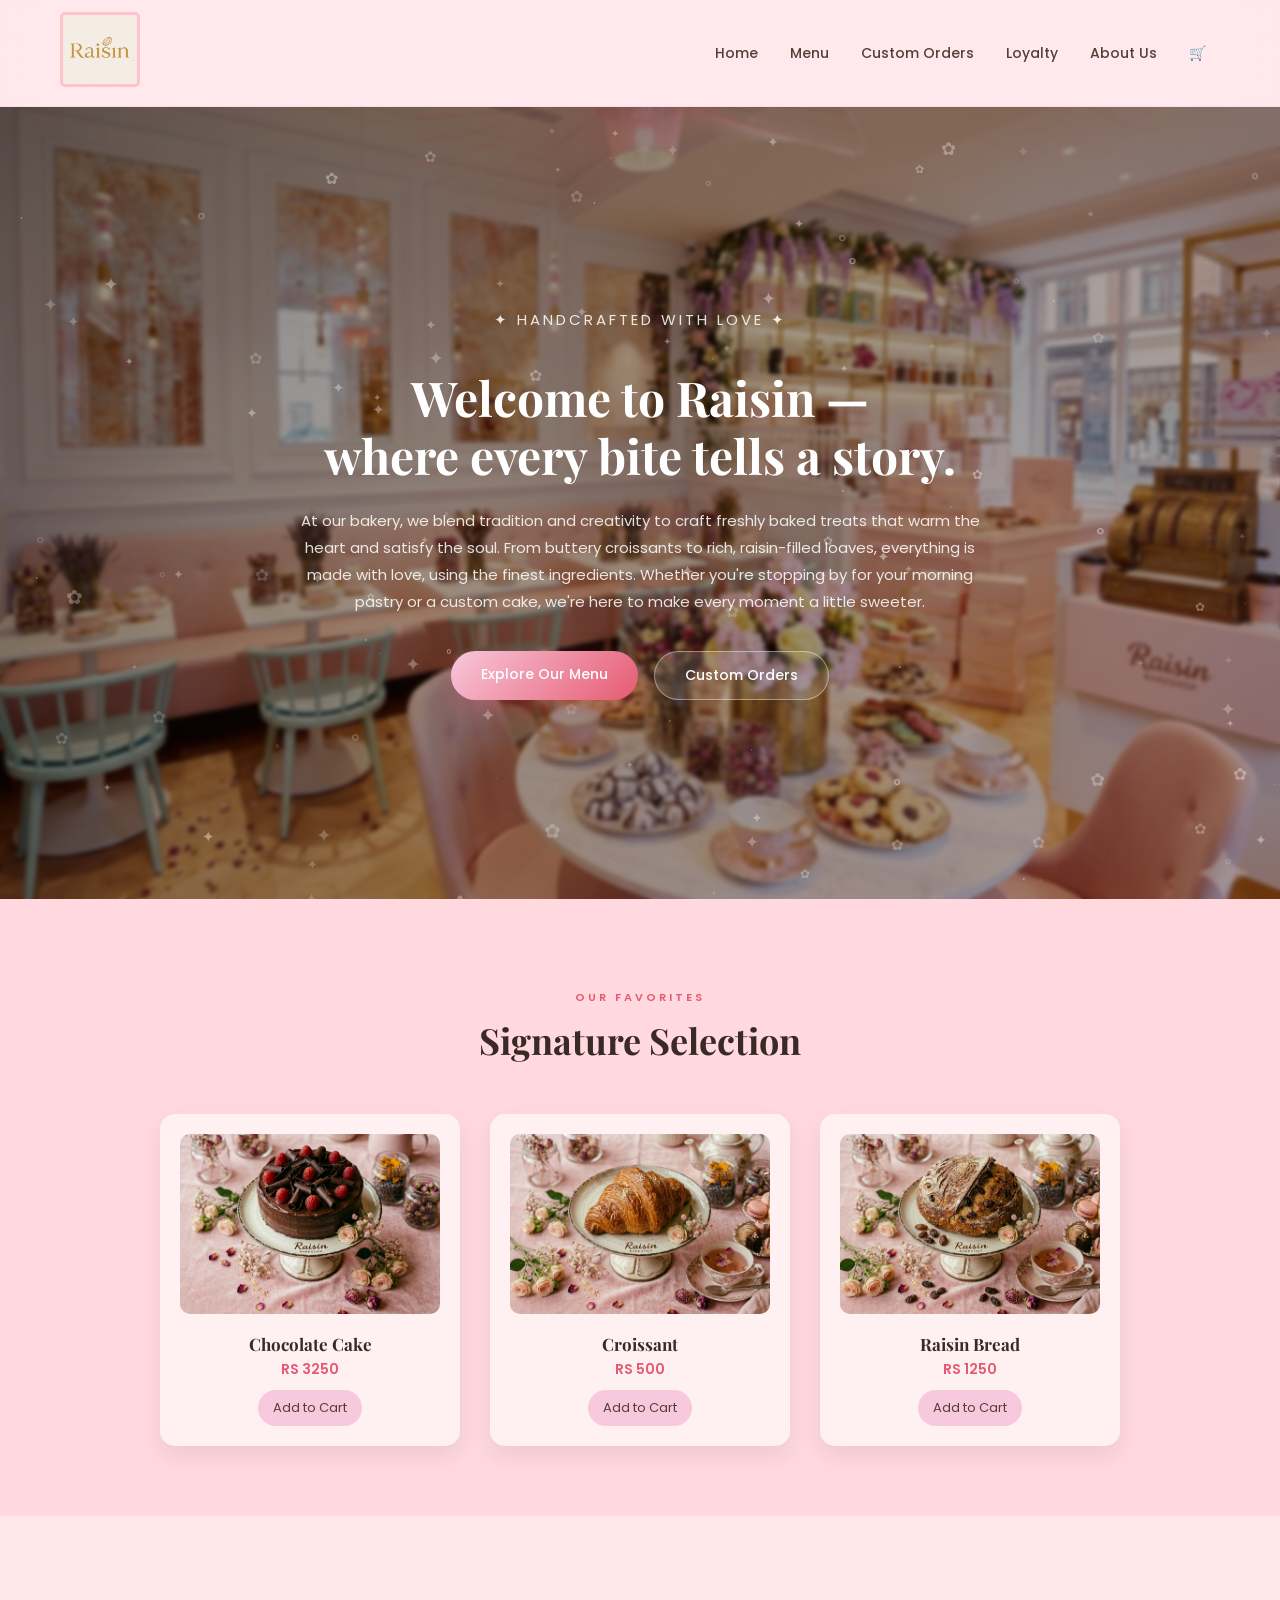
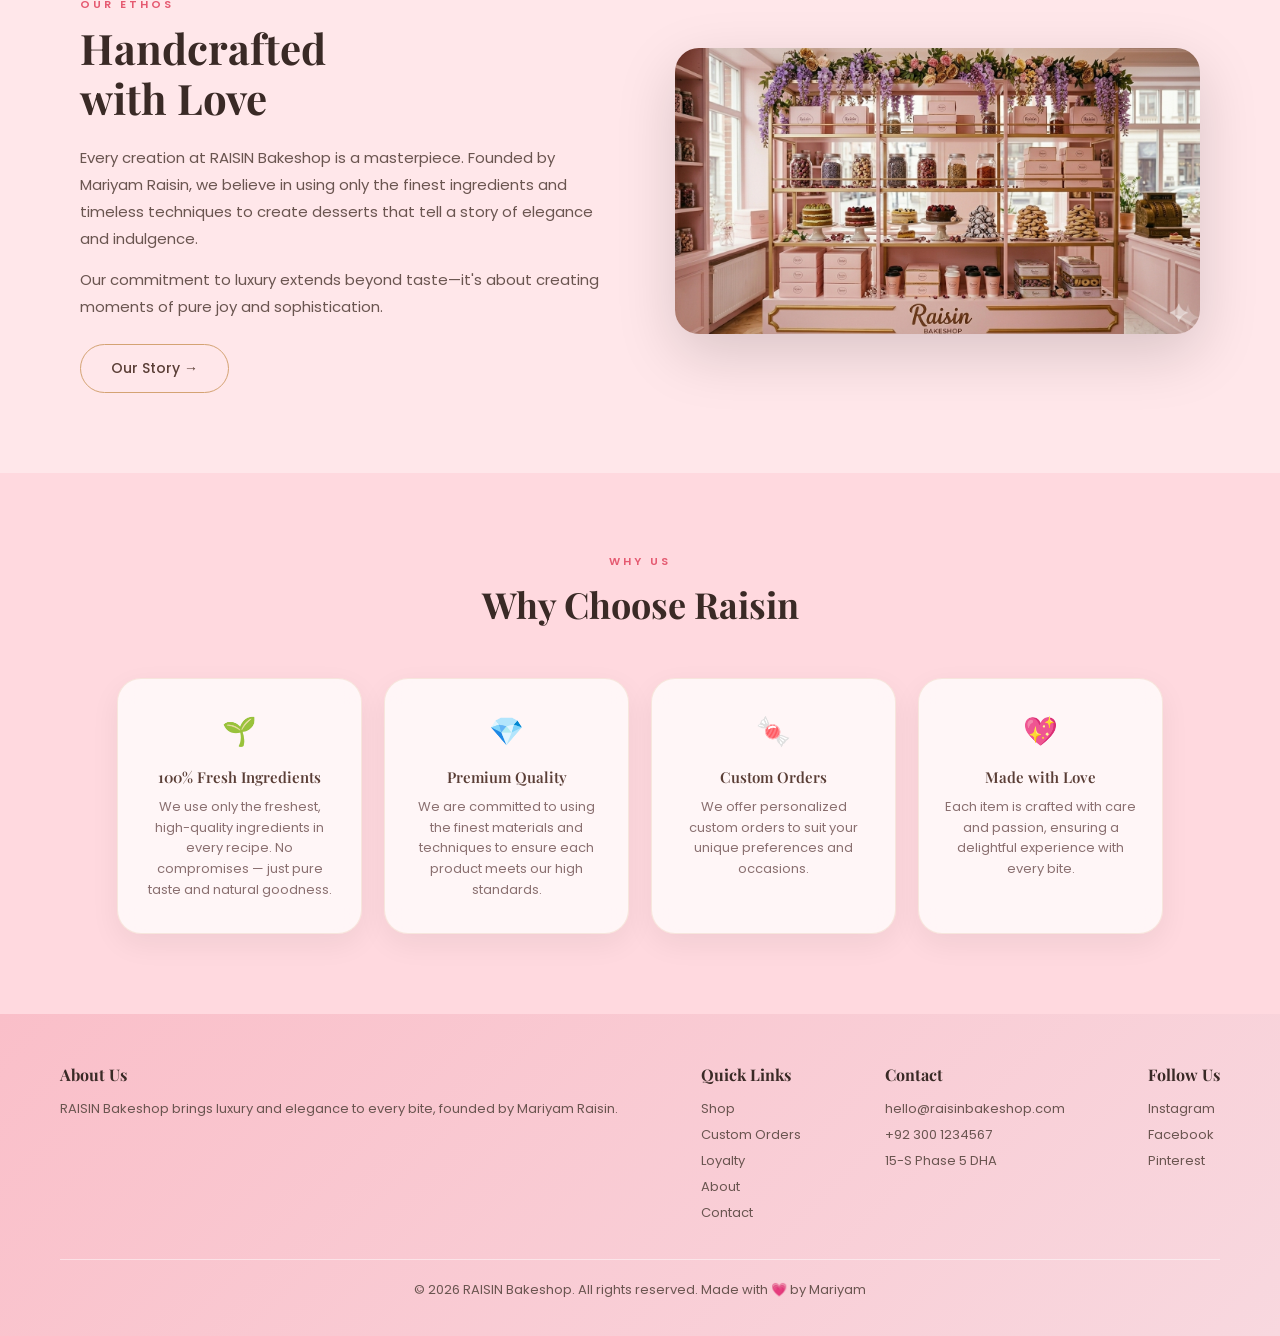
<file: index.html>
<!DOCTYPE html>
<html lang="en">
<head>
  <meta charset="UTF-8">
  <meta name="viewport" content="width=device-width, initial-scale=1.0">
  <title>Raisin Bakeshop</title>
  <link rel="stylesheet" href="css/style.css">
</head>
<body>

  <!-- HEADER -->
  <header class="header">
    <div class="logo image">
      <img src="images/logo new.png" alt="logo">
    </div>
    <nav class="nav">
      <a href="index.html">Home</a>
      <a href="menu.html">Menu</a>
      <a href="custom.html">Custom Orders</a>
      <a href="loyalty.html">Loyalty</a>
      <a href="about.html">About Us</a>
      <a href="cart.html"><span class="cart">🛒</span></a>
    </nav>
  </header>

  <!-- HERO SECTION -->
  <section class="hero">
    <div class="particles" id="particles"></div>
    <div class="hero-text">
      <p class="hero-tag">✦ Handcrafted with Love ✦</p>
      <h1>Welcome to Raisin —<br>where every bite tells a story.</h1>
      <p>
        At our bakery, we blend tradition and creativity to craft freshly baked treats that warm the heart and satisfy the soul.
        From buttery croissants to rich, raisin-filled loaves, everything is made with love, using the finest ingredients.
        Whether you're stopping by for your morning pastry or a custom cake, we're here to make every moment a little sweeter.
      </p>
      <div class="hero-ctas">
        <a href="menu.html" class="btn btn-primary">Explore Our Menu</a>
        <a href="custom.html" class="btn btn-ghost">Custom Orders</a>
      </div>
    </div>
  </section>

  
  <section class="signature">
    <div class="section-label">Our Favorites</div>
    <h2>Signature Selection</h2>
    <div class="items">

      <div class="item" data-name="Chocolate Cake" data-price="3250" data-img="images/chocalate cake main.png">
        <img src="images/chocalate cake main.png" alt="Chocolate Cake">
        <h3>Chocolate Cake</h3>
        <p>RS 3250</p>
        <button onclick="handleAdd(this)">Add to Cart</button>
      </div>

      <div class="item" data-name="Croissant" data-price="500" data-img="images/croisant main.png">
        <img src="images/croisant main.png" alt="Croissant">
        <h3>Croissant</h3>
        <p>RS 500</p>
        <button onclick="handleAdd(this)">Add to Cart</button>
      </div>

      <div class="item" data-name="Raisin Bread" data-price="1250" data-img="images/raisin bread main.png">
        <img src="images/raisin bread main.png" alt="Raisin Bread">
        <h3>Raisin Bread</h3>
        <p>RS 1250</p>
        <button onclick="handleAdd(this)">Add to Cart</button>
      </div>

    </div>
  </section>

  <!-- PHILOSOPHY -->
  <section class="philosophy">
    <div class="philo-text reveal">
      <div class="section-label">Our Ethos</div>
      <h2>Handcrafted<br>with Love</h2>
      <p>
        Every creation at RAISIN Bakeshop is a masterpiece. Founded by Mariyam Raisin, we believe in using only the finest ingredients
        and timeless techniques to create desserts that tell a story of elegance and indulgence.
      </p>
      <p>
        Our commitment to luxury extends beyond taste—it's about creating moments of pure joy and sophistication.
      </p>
      <a href="about.html" class="btn btn-outline">Our Story →</a>
    </div>
    <div class="philo-img reveal" style="transition-delay:0.2s">
      <img src="images/raisin shelf.png" alt="Our Philosophy">
    </div>
  </section>

  <!-- WHY CHOOSE US -->
  <section class="why">
    <div class="section-label">Why Us</div>
    <h2>Why Choose Raisin</h2>
    <div class="boxes">
      <div class="box reveal">
        <div class="box-icon">🌱</div>
        <h4>100% Fresh Ingredients</h4>
        <p>We use only the freshest, high-quality ingredients in every recipe. No compromises — just pure taste and natural goodness.</p>
      </div>
      <div class="box reveal" style="transition-delay:0.1s">
        <div class="box-icon">💎</div>
        <h4>Premium Quality</h4>
        <p>We are committed to using the finest materials and techniques to ensure each product meets our high standards.</p>
      </div>
      <div class="box reveal" style="transition-delay:0.2s">
        <div class="box-icon">🍬</div>
        <h4>Custom Orders</h4>
        <p>We offer personalized custom orders to suit your unique preferences and occasions.</p>
      </div>
      <div class="box reveal" style="transition-delay:0.3s">
        <div class="box-icon">💖</div>
        <h4>Made with Love</h4>
        <p>Each item is crafted with care and passion, ensuring a delightful experience with every bite.</p>
      </div>
    </div>
  </section>

  <!-- FOOTER -->
  <footer class="footer">
    <div class="footer-grid">
      <div>
        <h3>About Us</h3>
        <p>RAISIN Bakeshop brings luxury and elegance to every bite, founded by Mariyam Raisin.</p>
      </div>
      <div>
        <h3>Quick Links</h3>
        <a href="menu.html">Shop</a>
        <a href="custom.html">Custom Orders</a>
        <a href="loyalty.html">Loyalty</a>
        <a href="about.html">About</a>
        <a href="about.html#contact">Contact</a>
      </div>
      <div>
        <h3>Contact</h3>
        <a href="mailto:hello@raisinbakeshop.com">hello@raisinbakeshop.com</a>
        <a href="tel:+923001234567">+92 300 1234567</a>
        <p>15-S Phase 5 DHA</p>
      </div>
      <div>
        <h3>Follow Us</h3>
        <a href="#">Instagram</a>
        <a href="#">Facebook</a>
        <a href="#">Pinterest</a>
      </div>
    </div>
    <p class="copy">© 2026 RAISIN Bakeshop. All rights reserved. Made with 💗 by Mariyam</p>
  </footer>

  <script src="js/cart.js"></script>
  <script>
    function handleAdd(btn) {
      const card  = btn.closest('.item');
      const name  = card.dataset.name;
      const price = parseInt(card.dataset.price);
      const img   = card.dataset.img;
      Cart.add(name, price, img);
      btn.classList.add('added');
      btn.textContent = '✓ Added!';
      setTimeout(() => {
        btn.classList.remove('added');
        btn.textContent = 'Add to Cart';
      }, 1800);
    }

    // Floating particles
    (function() {
      const c = document.getElementById('particles');
      const s = ['✦','·','°','✿','·','✦','✦','·','°','✿','·','✦','✿','✦','✦'];
      for (let i = 0; i < 130; i++) {
        const p = document.createElement('span');
        p.className = 'particle';
        p.textContent = s[Math.floor(Math.random() * s.length)];
        p.style.cssText = `left:${Math.random()*100}%;top:${Math.random()*100}%;animation-delay:${Math.random()*6}s;animation-duration:${4+Math.random()*5}s;font-size:${8+Math.random()*12}px;opacity:${0.2+Math.random()*0.4};`;
        c.appendChild(p);
      }
    })();
  </script>
</body>
</html>
</file>
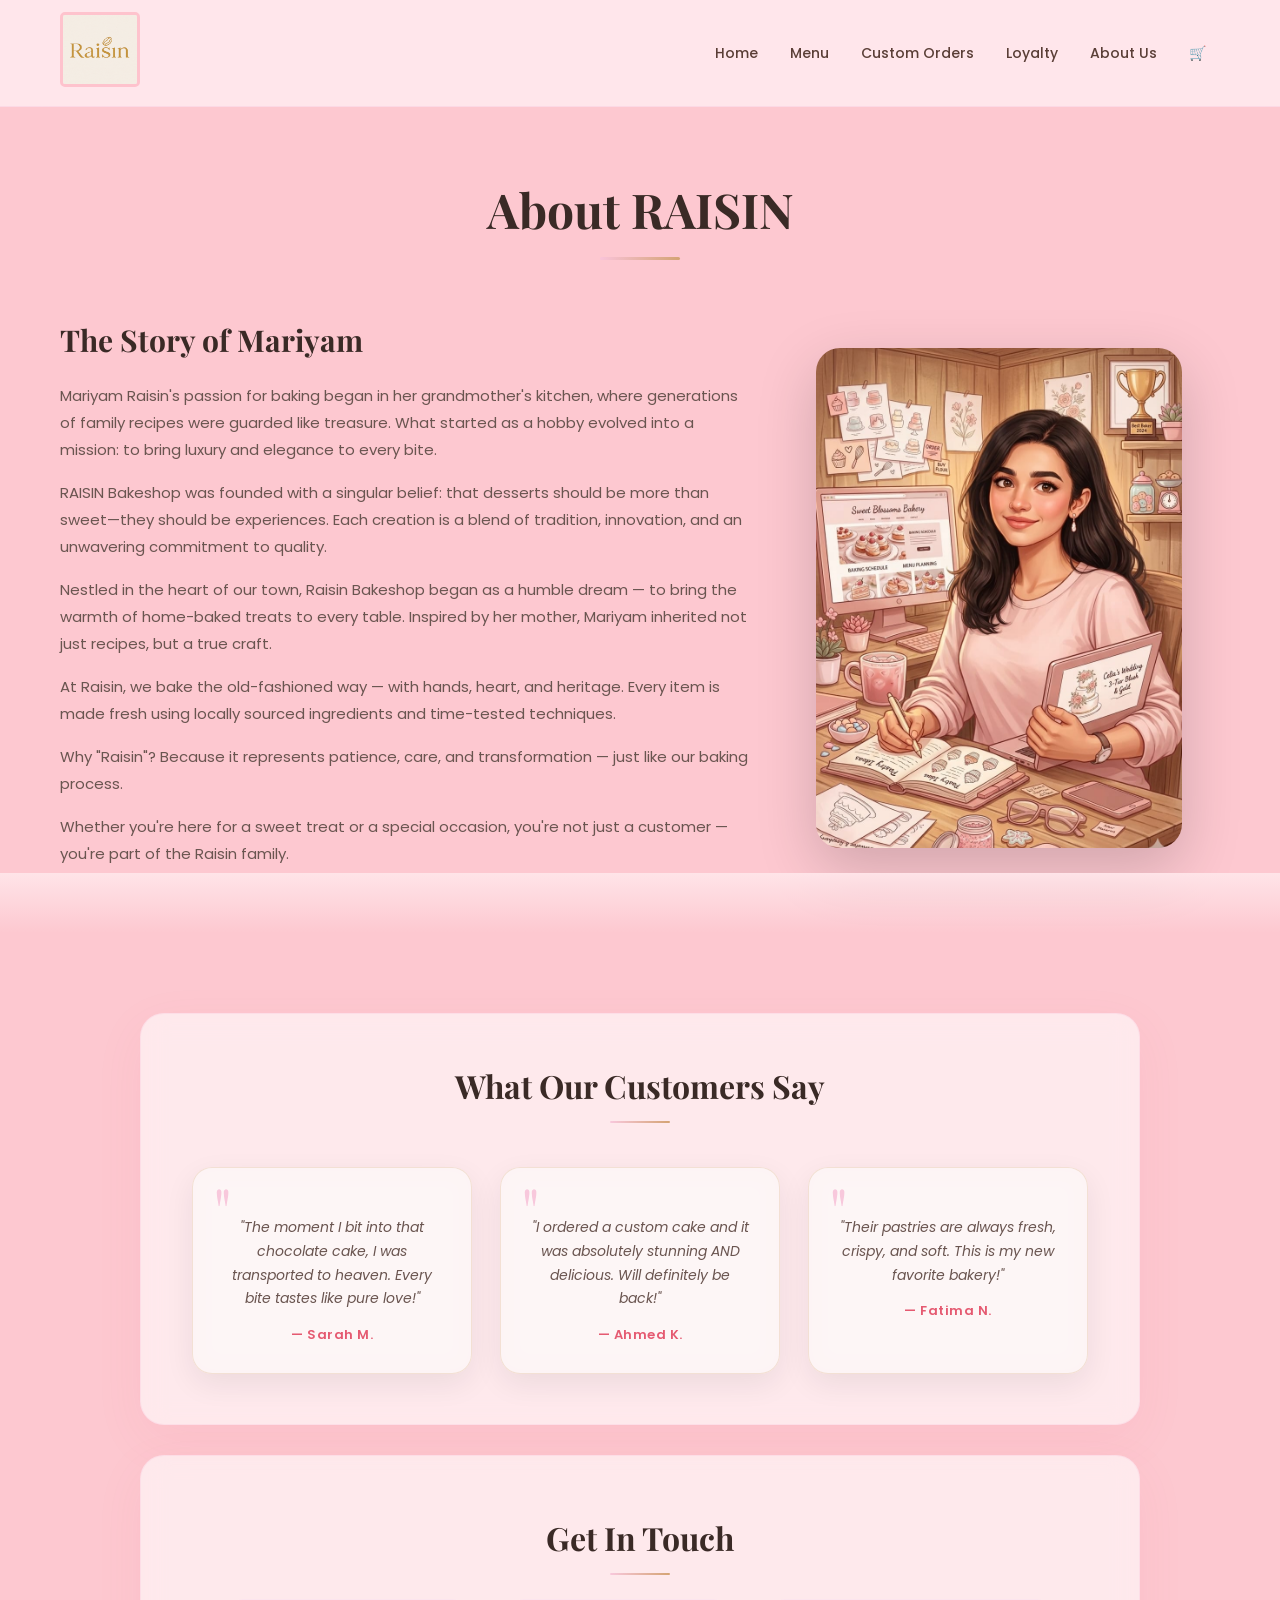
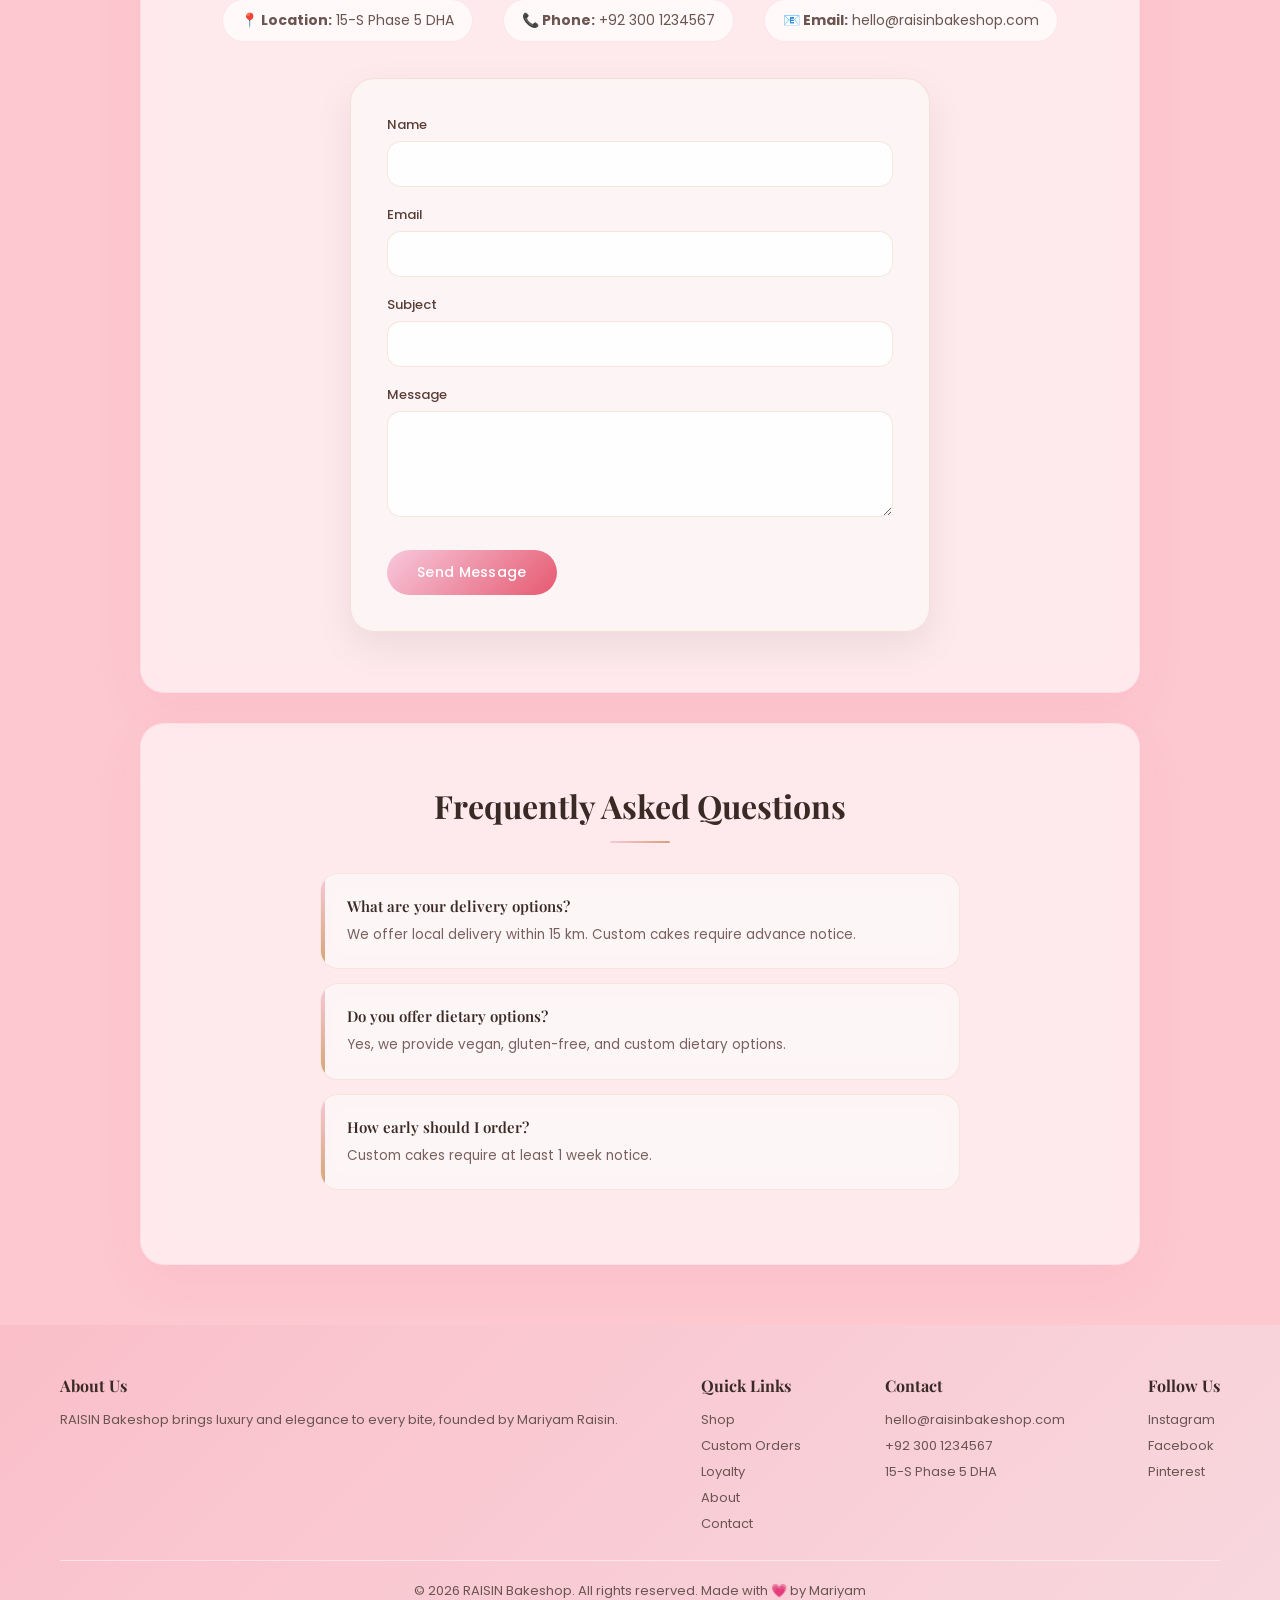
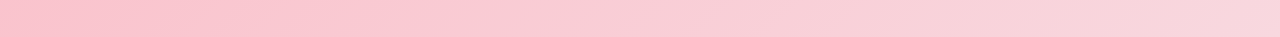
<file: about.html>
<!DOCTYPE html>
<html lang="en">
<head>
    <meta charset="UTF-8">
    <meta name="viewport" content="width=device-width, initial-scale=1.0">
    <title>About Us - Raisin Bakeshop</title>
    <link rel="stylesheet" href="css/about.css">
</head>
<body>

<!-- HEADER -->
<header class="header">
    <div class="logo image">
        <img src="images/logo new.png" alt="logo">
    </div>
    <nav class="nav">
        <a href="index.html">Home</a>
        <a href="menu.html">Menu</a>
        <a href="custom.html">Custom Orders</a>
        <a href="loyalty.html">Loyalty</a>
        <a href="about.html">About Us</a>
        <a href="cart.html"><span class="cart">🛒</span></a>
    </nav>
</header>

<!-- ABOUT SECTION -->
<section class="about-section">
    <h1>About RAISIN</h1>

    <div class="about-story">
        <div class="story-text">
            <h2>The Story of Mariyam</h2>
            <p>Mariyam Raisin's passion for baking began in her grandmother's kitchen, where generations of family recipes were guarded like treasure. What started as a hobby evolved into a mission: to bring luxury and elegance to every bite.</p>
            <p>RAISIN Bakeshop was founded with a singular belief: that desserts should be more than sweet—they should be experiences. Each creation is a blend of tradition, innovation, and an unwavering commitment to quality.</p>
            <p>Nestled in the heart of our town, Raisin Bakeshop began as a humble dream — to bring the warmth of home-baked treats to every table. Inspired by her mother, Mariyam inherited not just recipes, but a true craft.</p>
            <p>At Raisin, we bake the old-fashioned way — with hands, heart, and heritage. Every item is made fresh using locally sourced ingredients and time-tested techniques.</p>
            <p>Why "Raisin"? Because it represents patience, care, and transformation — just like our baking process.</p>
            <p>Whether you're here for a sweet treat or a special occasion, you're not just a customer — you're part of the Raisin family.</p>
        </div>
        <div class="story-img">
            <img src="images/mariyam raisin.jpeg" alt="Mariyam Raisin">
        </div>
    </div>
</section>

<div class="about-bg">

<!-- TESTIMONIALS -->
<section class="testimonials">
    <h2>What Our Customers Say</h2>
    <div class="test-grid">
        <div class="test-box">
            <p>"The moment I bit into that chocolate cake, I was transported to heaven. Every bite tastes like pure love!"</p>
            <h4>— Sarah M.</h4>
        </div>
        <div class="test-box">
            <p>"I ordered a custom cake and it was absolutely stunning AND delicious. Will definitely be back!"</p>
            <h4>— Ahmed K.</h4>
        </div>
        <div class="test-box">
            <p>"Their pastries are always fresh, crispy, and soft. This is my new favorite bakery!"</p>
            <h4>— Fatima N.</h4>
        </div>
    </div>
</section>

<!-- CONTACT + FAQ -->
<section class="contact-section" id="contact">
    <h2>Get In Touch</h2>
    <div class="contact-info">
        <p><strong>📍 Location:</strong> 15-S Phase 5 DHA</p>
        <p><strong>📞 Phone:</strong> +92 300 1234567</p>
        <p><strong>📧 Email:</strong> hello@raisinbakeshop.com</p>
    </div>
    <form class="contact-form" id="contactForm">
        <div class="form-group"><label>Name</label><input type="text" required></div>
        <div class="form-group"><label>Email</label><input type="email" required></div>
        <div class="form-group"><label>Subject</label><input type="text" required></div>
        <div class="form-group"><label>Message</label><textarea rows="4" required></textarea></div>
        <button type="submit" class="btn">Send Message</button>
    </form>
</section>

<!-- FAQ -->
<section class="faq">
    <h2>Frequently Asked Questions</h2>
    <div class="faq-item">
        <h4>What are your delivery options?</h4>
        <p>We offer local delivery within 15 km. Custom cakes require advance notice.</p>
    </div>
    <div class="faq-item">
        <h4>Do you offer dietary options?</h4>
        <p>Yes, we provide vegan, gluten-free, and custom dietary options.</p>
    </div>
    <div class="faq-item">
        <h4>How early should I order?</h4>
        <p>Custom cakes require at least 1 week notice.</p>
    </div>
</section>

</div>

<footer class="footer">
    <div class="footer-grid">
        <div><h3>About Us</h3><p>RAISIN Bakeshop brings luxury and elegance to every bite, founded by Mariyam Raisin.</p></div>
        <div><h3>Quick Links</h3><a href="menu.html">Shop</a><a href="custom.html">Custom Orders</a><a href="loyalty.html">Loyalty</a><a href="about.html">About</a><a href="about.html#contact">Contact</a></div>
        <div><h3>Contact</h3><a href="mailto:hello@raisinbakeshop.com">hello@raisinbakeshop.com</a><a href="tel:+923001234567">+92 300 1234567</a><p>15-S Phase 5 DHA</p></div>
        <div><h3>Follow Us</h3><a href="#">Instagram</a><a href="#">Facebook</a><a href="#">Pinterest</a></div>
    </div>
    <p class="copy">© 2026 RAISIN Bakeshop. All rights reserved. Made with 💗 by Mariyam</p>
</footer>

<script src="js/cart.js"></script>
<script>
  document.getElementById('contactForm').addEventListener('submit', function(e) {
    e.preventDefault();
    const btn = this.querySelector('.btn');
    btn.textContent = '✓ Message Sent!';
    btn.style.background = 'linear-gradient(135deg, #a8e6cf, #27ae60)';
    btn.style.color = 'white';
    setTimeout(() => {
      this.reset();
      btn.textContent = 'Send Message';
      btn.style.background = '';
      btn.style.color = '';
    }, 2500);
  });
</script>
</body>
</html>
</file>
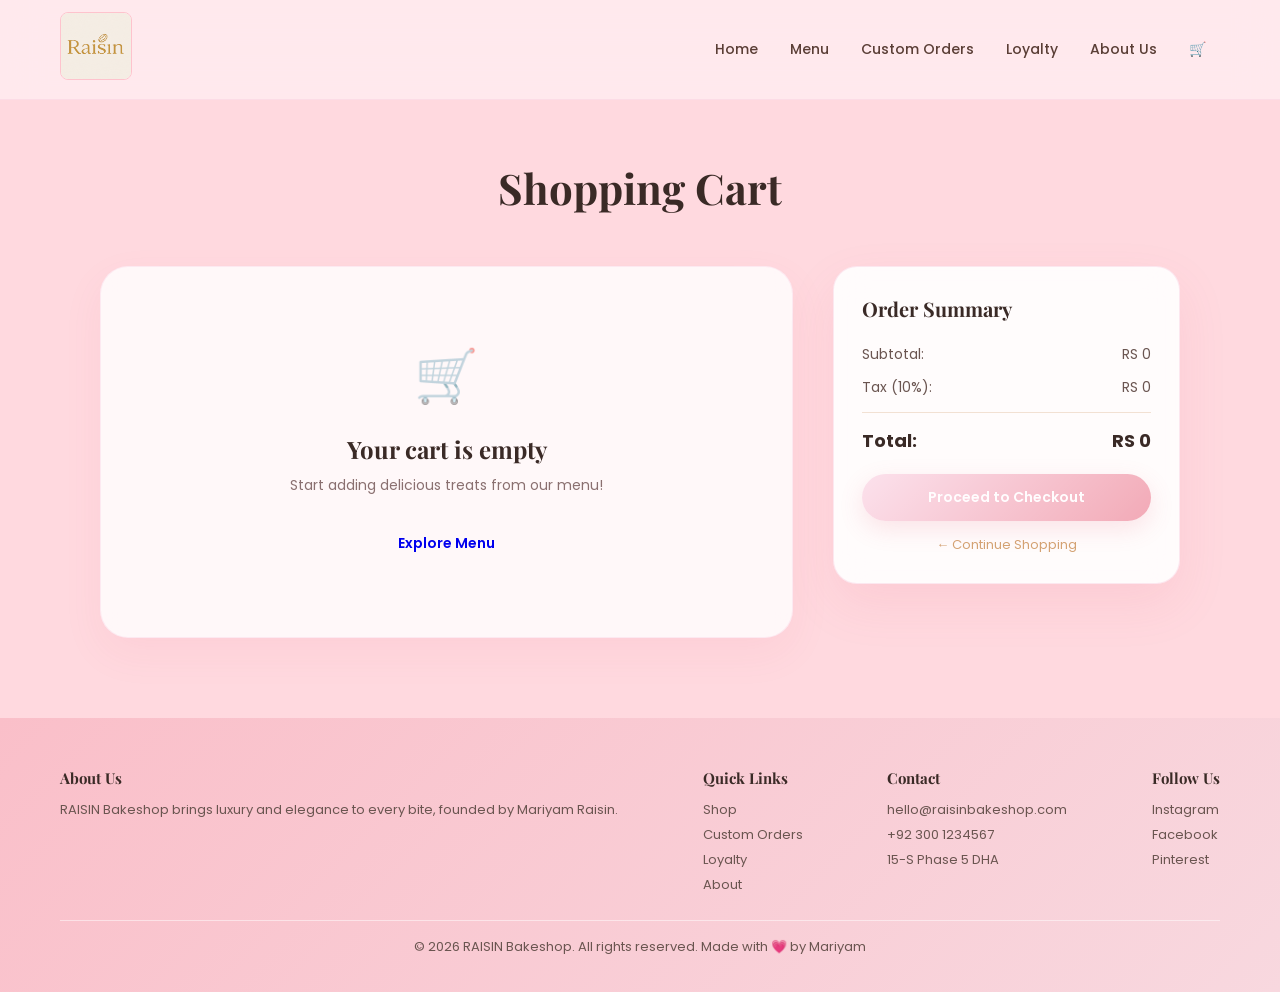
<file: cart.html>
<!DOCTYPE html>
<html lang="en">
<head>
  <meta charset="UTF-8">
  <meta name="viewport" content="width=device-width, initial-scale=1.0">
  <title>Cart - Raisin Bakeshop</title>
  <link rel="stylesheet" href="css/cart.css">
</head>
<body>

<!-- HEADER -->
<header class="header">
  <div class="logo image">
    <img src="images/logo new.png" alt="logo">
  </div>
  <nav class="nav">
    <a href="index.html">Home</a>
    <a href="menu.html">Menu</a>
    <a href="custom.html">Custom Orders</a>
    <a href="loyalty.html">Loyalty</a>
    <a href="about.html">About Us</a>
    <a href="cart.html"><span class="cart">🛒</span></a>
  </nav>
</header>

<!-- CART SECTION -->
<section class="cart-section">
  <h1>Shopping Cart</h1>

  <div class="cart-container" id="cartContainer">

    <!-- LEFT SIDE -->
    <div class="cart-left" id="cartLeft">
      <!-- Rendered by JS -->
    </div>

    <!-- RIGHT SIDE (SUMMARY) -->
    <div class="cart-right">
      <div class="summary-box" id="summaryBox">
        <h3>Order Summary</h3>

        <div class="summary-line">
          <span>Subtotal:</span>
          <span id="summarySubtotal">RS 0</span>
        </div>
        <div class="summary-line" id="discountLine" style="display:none">
          <span>Loyalty Discount:</span>
          <span id="summaryDiscount" style="color:#27ae60">-RS 0</span>
        </div>
        <div class="summary-line">
          <span>Tax (10%):</span>
          <span id="summaryTax">RS 0</span>
        </div>
        <hr>
        <div class="summary-total">
          <span>Total:</span>
          <span id="summaryTotal">RS 0</span>
        </div>

        <button class="btn checkout-btn" id="checkoutBtn" onclick="handleCheckout()" disabled>
          Proceed to Checkout
        </button>

        <a href="menu.html" class="continue-link">← Continue Shopping</a>
      </div>
    </div>

  </div>
</section>

<!-- CHECKOUT MODAL -->
<div class="modal-overlay" id="modalOverlay" onclick="closeModal()"></div>
<div class="modal" id="checkoutModal">
  <div class="modal-icon">🎉</div>
  <h2>Order Placed!</h2>
  <p>Thank you for your order. Mariyam and the team will have your treats ready with love. ✦</p>
  <div class="modal-summary" id="modalSummary"></div>
  <button class="btn" onclick="confirmOrder()">Done — Back to Menu</button>
</div>

<!-- FOOTER -->
<footer class="footer">
  <div class="footer-grid">
    <div><h3>About Us</h3><p>RAISIN Bakeshop brings luxury and elegance to every bite, founded by Mariyam Raisin.</p></div>
    <div><h3>Quick Links</h3><a href="menu.html">Shop</a><a href="custom.html">Custom Orders</a><a href="loyalty.html">Loyalty</a><a href="about.html">About</a></div>
    <div><h3>Contact</h3><a href="mailto:hello@raisinbakeshop.com">hello@raisinbakeshop.com</a><a href="tel:+923001234567">+92 300 1234567</a><p>15-S Phase 5 DHA</p></div>
    <div><h3>Follow Us</h3><a href="#">Instagram</a><a href="#">Facebook</a><a href="#">Pinterest</a></div>
  </div>
  <p class="copy">© 2026 RAISIN Bakeshop. All rights reserved. Made with 💗 by Mariyam</p>
</footer>

<script src="js/cart.js"></script>
<script>
  const TAX_RATE = 0.10;

  function fmt(n) {
    return 'RS ' + n.toLocaleString();
  }

  function renderCart() {
    const items = Cart.get();
    const left  = document.getElementById('cartLeft');

    if (items.length === 0) {
      left.innerHTML = `
        <div class="cart-empty">
          <div class="empty-icon">🛒</div>
          <h3>Your cart is empty</h3>
          <p>Start adding delicious treats from our menu!</p>
          <a href="menu.html" class="btn">Explore Menu</a>
        </div>
      `;
      updateSummary(0);
      document.getElementById('checkoutBtn').disabled = true;
      return;
    }

    document.getElementById('checkoutBtn').disabled = false;

    left.innerHTML = `
      <div class="cart-items">
        ${items.map((item, i) => `
          <div class="cart-item" style="animation-delay:${i * 0.07}s">
            <div class="cart-item-img">
              ${item.img
                ? `<img src="${item.img}" alt="${item.name}">`
                : `<div class="img-placeholder">🍰</div>`}
            </div>
            <div class="cart-item-info">
              <h4>${item.name}</h4>
              <p class="item-unit-price">${fmt(item.price)} each</p>
            </div>
            <div class="cart-item-controls">
              <button class="qty-btn" onclick="changeQty('${item.name.replace(/'/g,"\\'")}', -1)">−</button>
              <span class="qty-num">${item.qty}</span>
              <button class="qty-btn" onclick="changeQty('${item.name.replace(/'/g,"\\'")}', 1)">+</button>
            </div>
            <div class="cart-item-total">
              <span>${fmt(item.price * item.qty)}</span>
            </div>
            <button class="remove-btn" title="Remove" onclick="removeItem('${item.name.replace(/'/g,"\\'")}')">✕</button>
          </div>
        `).join('')}
        <button class="clear-btn" onclick="clearAll()">🗑 Clear Cart</button>
      </div>
    `;

    const subtotal = Cart.total();
    updateSummary(subtotal);
  }

  function updateSummary(subtotal) {
    const tax   = Math.round(subtotal * TAX_RATE);
    const total = subtotal + tax;

    document.getElementById('summarySubtotal').textContent = fmt(subtotal);
    document.getElementById('summaryTax').textContent      = fmt(tax);
    document.getElementById('summaryTotal').textContent    = fmt(total);
  }

  function changeQty(name, delta) {
    Cart.updateQty(name, delta);
    renderCart();
  }

  function removeItem(name) {
    const el = event.target.closest('.cart-item');
    el.style.transform = 'translateX(60px)';
    el.style.opacity   = '0';
    setTimeout(() => {
      Cart.remove(name);
      renderCart();
    }, 300);
  }

  function clearAll() {
    Cart.clear();
    renderCart();
  }

  function handleCheckout() {
    const items = Cart.get();
    if (!items.length) return;
    const subtotal = Cart.total();
    const tax   = Math.round(subtotal * TAX_RATE);
    const total = subtotal + tax;

    document.getElementById('modalSummary').innerHTML = `
      <div class="modal-summary-line"><span>${items.length} item${items.length > 1 ? 's' : ''}</span><span>${fmt(subtotal)}</span></div>
      <div class="modal-summary-line"><span>Tax</span><span>${fmt(tax)}</span></div>
      <div class="modal-summary-line total"><span>Total</span><span>${fmt(total)}</span></div>
    `;

    document.getElementById('modalOverlay').classList.add('active');
    document.getElementById('checkoutModal').classList.add('active');
  }

  function closeModal() {
    document.getElementById('modalOverlay').classList.remove('active');
    document.getElementById('checkoutModal').classList.remove('active');
  }

  function confirmOrder() {
    Cart.clear();
    closeModal();
    window.location.href = 'menu.html';
  }

  document.addEventListener('DOMContentLoaded', renderCart);
</script>
</body>
</html>
</file>
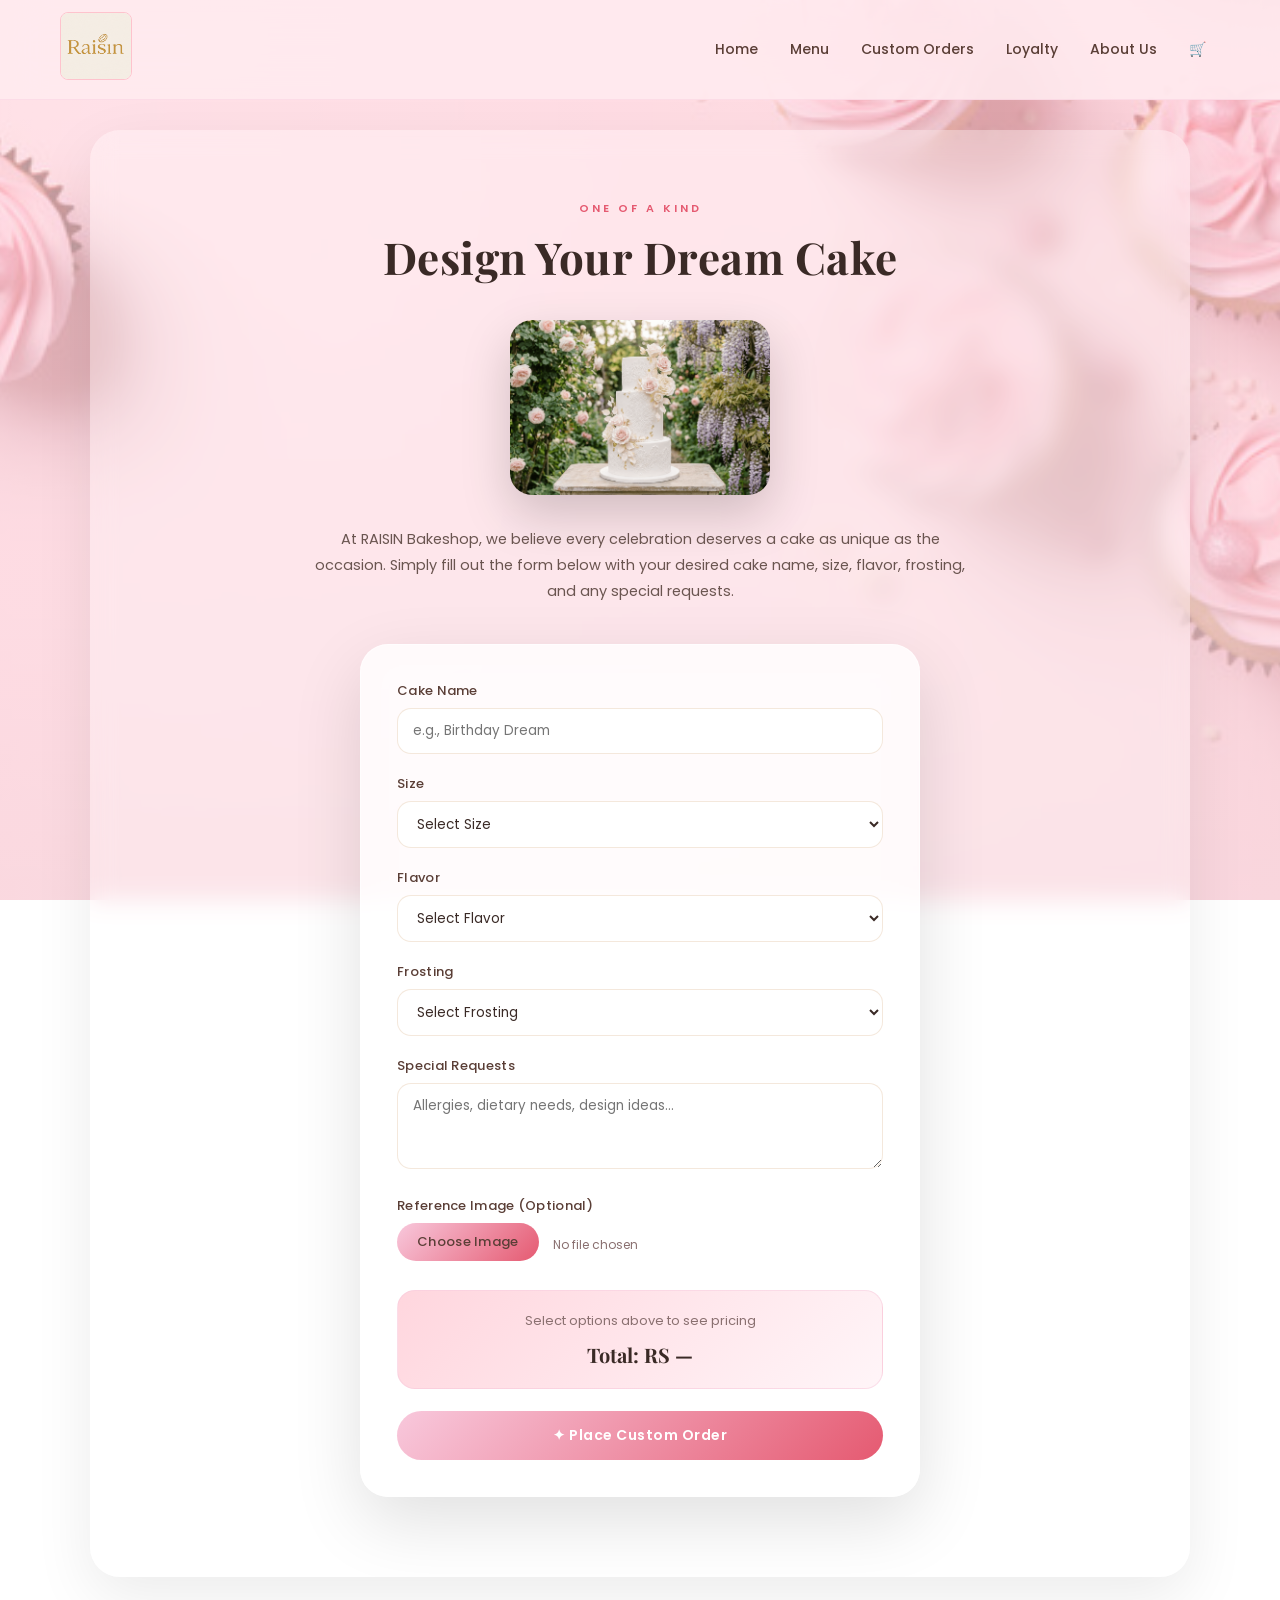
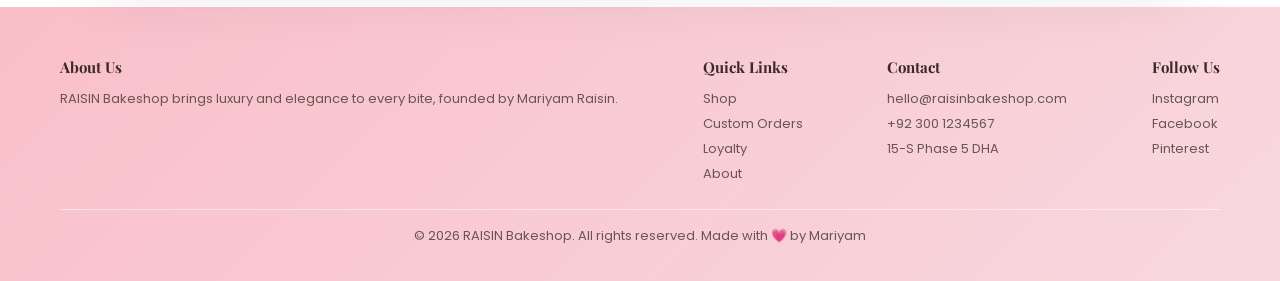
<file: custom.html>
<!DOCTYPE html>
<html lang="en">
<head>
  <meta charset="UTF-8">
  <meta name="viewport" content="width=device-width, initial-scale=1.0">
  <title>Custom Orders - Raisin Bakeshop</title>
  <link rel="stylesheet" href="css/custom.css">
</head>
<body>

  <!-- HEADER -->
  <header class="header">
    <div class="logo image">
      <img src="images/logo new.png" alt="logo">
    </div>
    <nav class="nav">
      <a href="index.html">Home</a>
      <a href="menu.html">Menu</a>
      <a href="custom.html">Custom Orders</a>
      <a href="loyalty.html">Loyalty</a>
      <a href="about.html">About Us</a>
      <a href="cart.html"><span class="cart">🛒</span></a>
    </nav>
  </header>

  <!-- CUSTOM ORDER SECTION -->
  <section class="custom-section">
    <div class="section-label">One of a Kind</div>
    <h1>Design Your Dream Cake</h1>
    <div class="dreamcake">
      <img src="images/dreamcake.png" alt="Dream Cake">
    </div>

    <p>
      At RAISIN Bakeshop, we believe every celebration deserves a cake as unique as the occasion.
      Simply fill out the form below with your desired cake name, size, flavor, frosting, and any special requests.
    </p>

    <div class="custom-box">
      <form id="customForm">

        <!-- CAKE NAME -->
        <div class="form-group">
          <label>Cake Name</label>
          <input type="text" id="cakeName" placeholder="e.g., Birthday Dream" required>
        </div>

        <!-- SIZE -->
        <div class="form-group">
          <label>Size</label>
          <select id="sizeSelect" required onchange="calcPrice()">
            <option value="0">Select Size</option>
            <option value="5000">6" — Serves 6 (RS 5,000)</option>
            <option value="5500">8" — Serves 12 (RS 5,500)</option>
            <option value="10000">10" — Serves 20 (RS 10,000)</option>
            <option value="27500">12" — Serves 30 (RS 27,500)</option>
          </select>
        </div>

        <!-- FLAVOR -->
        <div class="form-group">
          <label>Flavor</label>
          <select id="flavorSelect" required onchange="calcPrice()">
            <option value="0">Select Flavor</option>
            <option value="8000">CheeseCake — RS 8,000</option>
            <option value="6000">Chocolate — RS 6,000</option>
            <option value="5000">Red Velvet — RS 5,000</option>
            <option value="5500">Matcha — RS 5,500</option>
            <option value="5000">Lavender — RS 5,000</option>
            <option value="7000">Carrot Cake — RS 7,000</option>
            <option value="4000">Vanilla — RS 4,000</option>
            <option value="6500">Salted Caramel — RS 6,500</option>
          </select>
        </div>

        <!-- FROSTING -->
        <div class="form-group">
          <label>Frosting</label>
          <select id="frostingSelect" required onchange="calcPrice()">
            <option value="0">Select Frosting</option>
            <option value="2500">Buttercream — RS 2,500</option>
            <option value="5000">Cream Cheese — RS 5,000</option>
            <option value="5000">Chocolate Ganache — RS 5,000</option>
            <option value="8000">Fondant — RS 8,000</option>
          </select>
        </div>

        <!-- SPECIAL REQUESTS -->
        <div class="form-group">
          <label>Special Requests</label>
          <textarea rows="3" placeholder="Allergies, dietary needs, design ideas..."></textarea>
        </div>

        <!-- IMAGE -->
        <div class="form-group">
          <label>Reference Image (Optional)</label>
          <div class="file-upload">
            <label for="fileInput" class="file-label">Choose Image</label>
            <input type="file" id="fileInput" accept="image/*" onchange="updateFileName(this)">
            <span class="file-name" id="fileName">No file chosen</span>
          </div>
        </div>

        <!-- PRICE -->
        <div class="price-box" id="priceBox">
          <div class="price-breakdown" id="priceBreakdown">
            <span>Select options above to see pricing</span>
          </div>
          <h3 id="totalPrice">Total: RS —</h3>
        </div>

        <!-- BUTTON -->
        <button type="submit" class="btn">✦ Place Custom Order</button>

      </form>
    </div>
  </section>

  <!-- SUCCESS MESSAGE (hidden) -->
  <div class="order-success" id="orderSuccess">
    <div class="success-inner">
      <div class="success-icon">✦</div>
      <h3>Order Received!</h3>
      <p>We'll contact you within 24 hours to confirm your dream cake. Made with love by Mariyam. 💗</p>
      <button class="btn" onclick="resetForm()">Place Another Order</button>
    </div>
  </div>

  <!-- FOOTER -->
  <footer class="footer">
    <div class="footer-grid">
      <div><h3>About Us</h3><p>RAISIN Bakeshop brings luxury and elegance to every bite, founded by Mariyam Raisin.</p></div>
      <div><h3>Quick Links</h3><a href="menu.html">Shop</a><a href="custom.html">Custom Orders</a><a href="loyalty.html">Loyalty</a><a href="about.html">About</a></div>
      <div><h3>Contact</h3><a href="mailto:hello@raisinbakeshop.com">hello@raisinbakeshop.com</a><a href="tel:+923001234567">+92 300 1234567</a><p>15-S Phase 5 DHA</p></div>
      <div><h3>Follow Us</h3><a href="#">Instagram</a><a href="#">Facebook</a><a href="#">Pinterest</a></div>
    </div>
    <p class="copy">© 2026 RAISIN Bakeshop. All rights reserved. Made with 💗 by Mariyam</p>
  </footer>

  <script src="js/cart.js"></script>
  <script>
    const sizeLabels    = { 5000:'6"', 5500:'8"', 10000:'10"', 27500:'12"' };
    const flavorLabels  = { 8000:'CheeseCake', 6000:'Chocolate', 5000:'Red Velvet / Lavender', 5500:'Matcha', 7000:'Carrot Cake', 4000:'Vanilla', 6500:'Salted Caramel' };
    const frostingLabels= { 2500:'Buttercream', 5000:'Cream Cheese / Ganache', 8000:'Fondant' };

    function calcPrice() {
      const size     = parseInt(document.getElementById('sizeSelect').value)     || 0;
      const flavor   = parseInt(document.getElementById('flavorSelect').value)   || 0;
      const frosting = parseInt(document.getElementById('frostingSelect').value) || 0;
      const total    = size + flavor + frosting;

      const breakdown = document.getElementById('priceBreakdown');
      const priceEl   = document.getElementById('totalPrice');

      if (total === 0) {
        breakdown.innerHTML = '<span>Select options above to see pricing</span>';
        priceEl.textContent = 'Total: RS —';
        return;
      }

      let lines = [];
      if (size)     lines.push(`<span>Size</span><span>RS ${size.toLocaleString()}</span>`);
      if (flavor)   lines.push(`<span>Flavor</span><span>RS ${flavor.toLocaleString()}</span>`);
      if (frosting) lines.push(`<span>Frosting</span><span>RS ${frosting.toLocaleString()}</span>`);

      breakdown.innerHTML = lines.map(l => `<div class="breakdown-line">${l}</div>`).join('');
      priceEl.textContent = `Total: RS ${total.toLocaleString()}`;
    }

    function updateFileName(input) {
      document.getElementById('fileName').textContent =
        input.files.length ? input.files[0].name : 'No file chosen';
    }

    document.getElementById('customForm').addEventListener('submit', function(e) {
      e.preventDefault();
      const name = document.getElementById('cakeName').value;
      if (!name) return;

      this.style.display = 'none';
      document.getElementById('orderSuccess').style.display = 'flex';
    });

    function resetForm() {
      document.getElementById('customForm').reset();
      document.getElementById('customForm').style.display = 'block';
      document.getElementById('orderSuccess').style.display = 'none';
      document.getElementById('totalPrice').textContent = 'Total: RS —';
      document.getElementById('priceBreakdown').innerHTML = '<span>Select options above to see pricing</span>';
      document.getElementById('fileName').textContent = 'No file chosen';
    }
  </script>
</body>
</html>
</file>
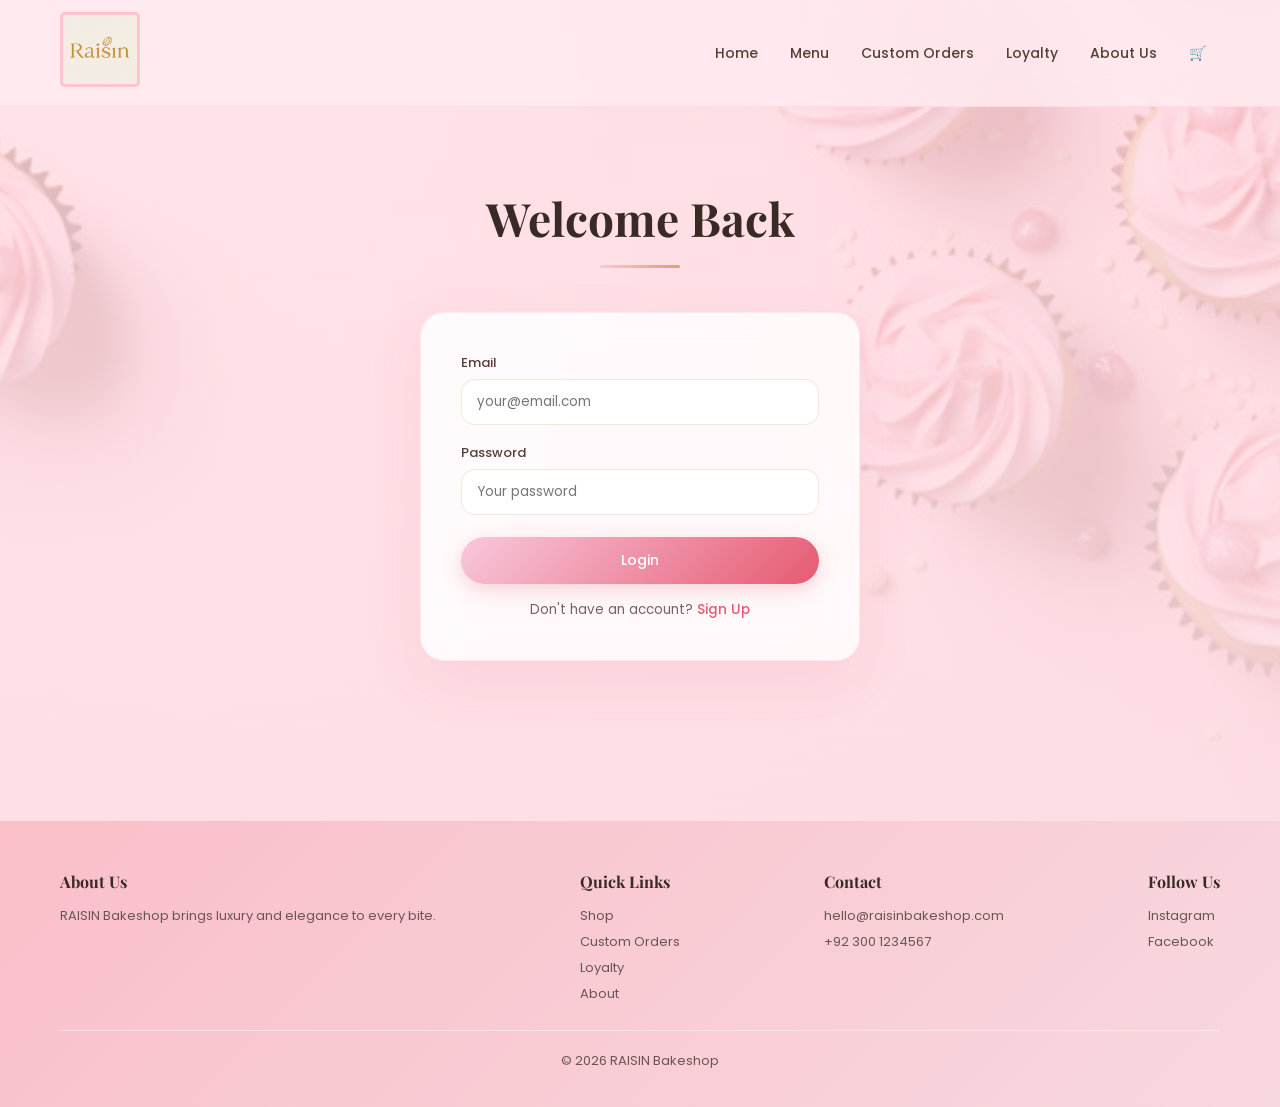
<file: login.html>
<!DOCTYPE html>
<html lang="en">
<head>
    <meta charset="UTF-8">
    <meta name="viewport" content="width=device-width, initial-scale=1.0">
    <title>Login - Raisin Bakeshop</title>
    <link rel="stylesheet" href="css/loyalty.css">
</head>
<body>

<header class="header">
    <div class="logo image"><img src="images/logo new.png" alt="logo"></div>
    <nav class="nav">
        <a href="index.html">Home</a>
        <a href="menu.html">Menu</a>
        <a href="custom.html">Custom Orders</a>
        <a href="loyalty.html">Loyalty</a>
        <a href="about.html">About Us</a>
        <a href="cart.html"><span class="cart">🛒</span></a>
    </nav>
</header>

<section class="loyalty-section">
    <h1>Welcome Back</h1>
    <div class="auth-box">
        <div class="form login active">
            <form id="loginForm">
                <div class="form-group"><label>Email</label><input type="email" placeholder="your@email.com" required></div>
                <div class="form-group"><label>Password</label><input type="password" placeholder="Your password" required></div>
                <button type="submit" class="btn">Login</button>
            </form>
            <p class="switch-text">Don't have an account? <a href="signup.html">Sign Up</a></p>
        </div>
    </div>
</section>

<footer class="footer">
    <div class="footer-grid">
        <div><h3>About Us</h3><p>RAISIN Bakeshop brings luxury and elegance to every bite.</p></div>
        <div><h3>Quick Links</h3><a href="menu.html">Shop</a><a href="custom.html">Custom Orders</a><a href="loyalty.html">Loyalty</a><a href="about.html">About</a></div>
        <div><h3>Contact</h3><a href="mailto:hello@raisinbakeshop.com">hello@raisinbakeshop.com</a><a href="tel:+923001234567">+92 300 1234567</a></div>
        <div><h3>Follow Us</h3><a href="#">Instagram</a><a href="#">Facebook</a></div>
    </div>
    <p class="copy">© 2026 RAISIN Bakeshop</p>
</footer>

<script src="js/cart.js"></script>
<script>
  document.getElementById('loginForm').addEventListener('submit', function(e) {
    e.preventDefault();
    const btn = this.querySelector('.btn');
    btn.textContent = '✓ Logging in...';
    setTimeout(() => { window.location.href = 'loyalty.html'; }, 1000);
  });
</script>
</body>
</html>
</file>
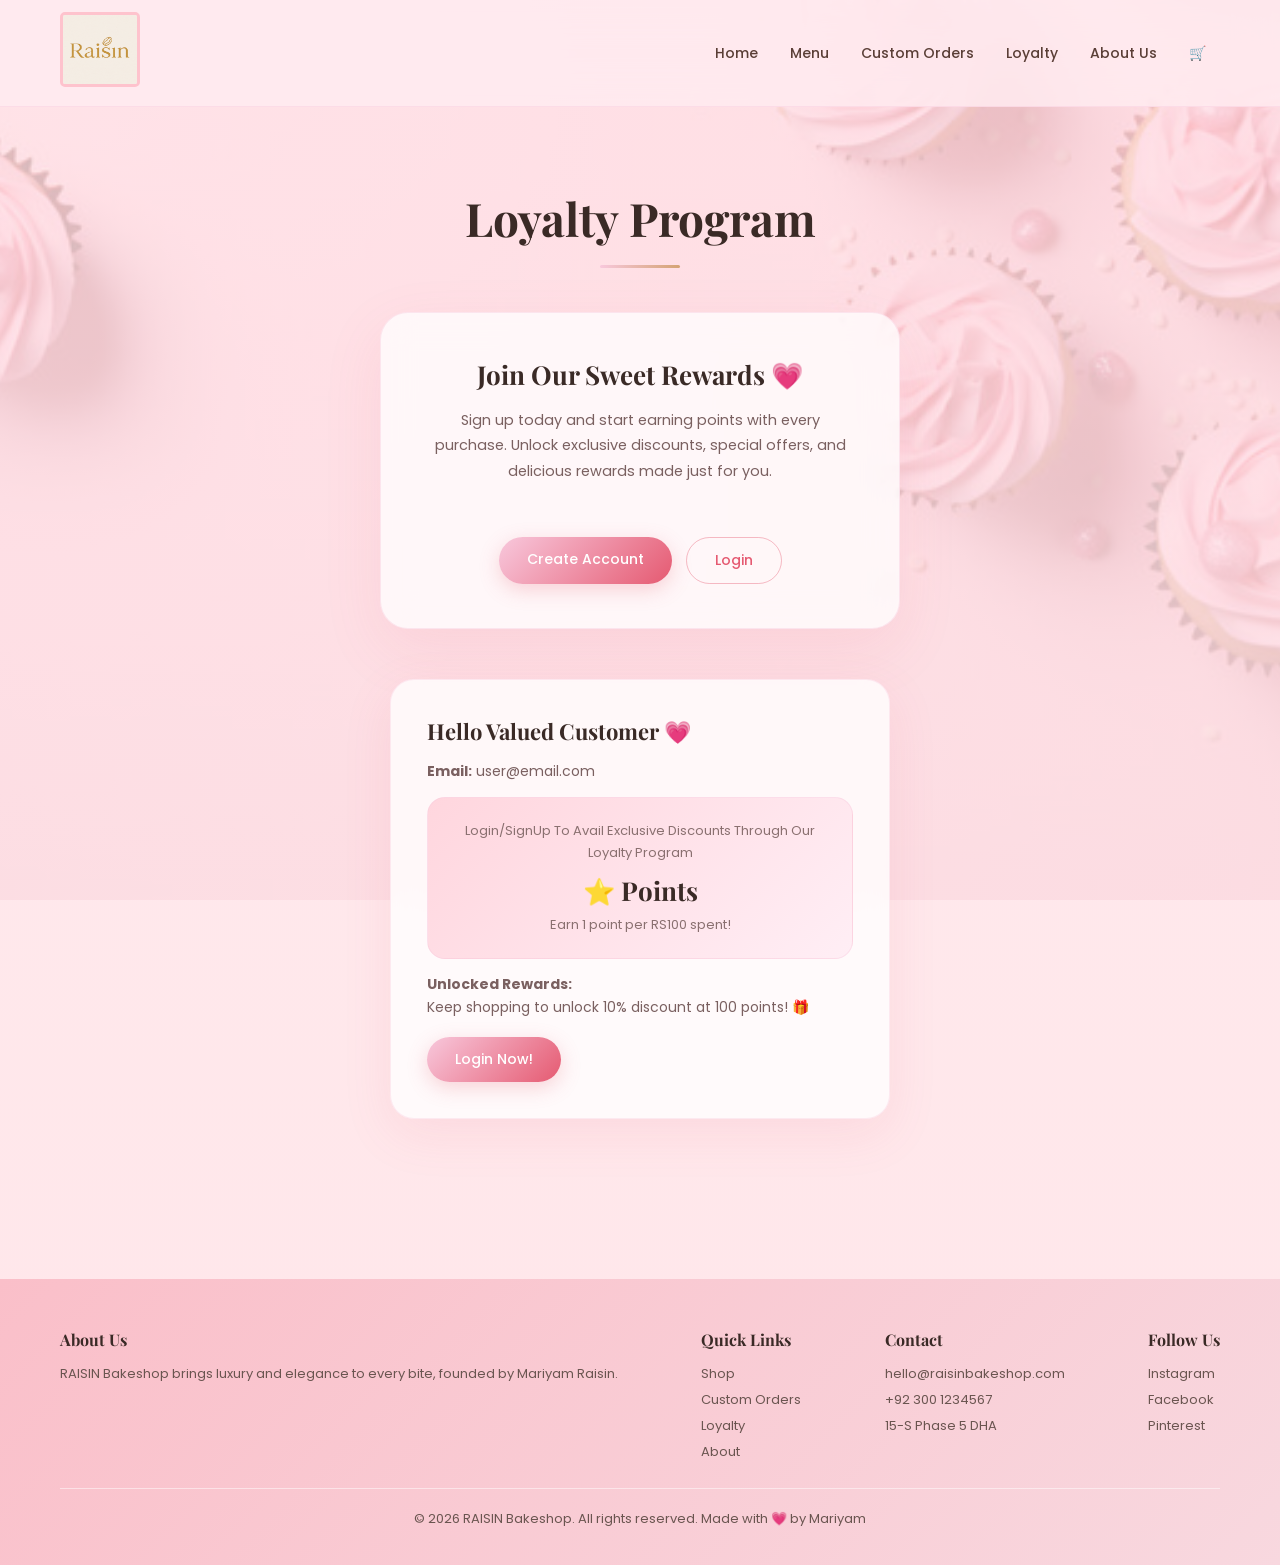
<file: loyalty.html>
<!DOCTYPE html>
<html lang="en">
<head>
    <meta charset="UTF-8">
    <meta name="viewport" content="width=device-width, initial-scale=1.0">
    <title>Loyalty - Raisin Bakeshop</title>
    <link rel="stylesheet" href="css/loyalty.css">
</head>
<body>

<!-- HEADER -->
<header class="header">
    <div class="logo image"><img src="images/logo new.png" alt="logo"></div>
    <nav class="nav">
        <a href="index.html">Home</a>
        <a href="menu.html">Menu</a>
        <a href="custom.html">Custom Orders</a>
        <a href="loyalty.html">Loyalty</a>
        <a href="about.html">About Us</a>
        <a href="cart.html"><span class="cart">🛒</span></a>
    </nav>
</header>

<!-- LOYALTY SECTION -->
<section class="loyalty-section">
    <h1>Loyalty Program</h1>

    <div class="auth-box">
        <div class="loyalty-intro">
            <h2>Join Our Sweet Rewards 💗</h2>
            <p>Sign up today and start earning points with every purchase. Unlock exclusive discounts, special offers, and delicious rewards made just for you.</p>
            <br>
            <div class="auth-buttons">
                <a href="signup.html" class="btn">Create Account</a>
                <a href="login.html" class="btn secondary-btn">Login</a>
            </div>
        </div>
    </div>

    <div class="profile-box">
        <h3>Hello Valued Customer 💗</h3>
        <p><strong>Email:</strong> user@email.com</p>
        <div class="points-box">
            <p>Login/SignUp To Avail Exclusive Discounts Through Our Loyalty Program</p>
            <h2>⭐ Points</h2>
            <p>Earn 1 point per RS100 spent!</p>
        </div>
        <p><strong>Unlocked Rewards:</strong><br>Keep shopping to unlock 10% discount at 100 points! 🎁</p>
        <a href="login.html" class="btn">Login Now!</a>
    </div>
</section>

<footer class="footer">
    <div class="footer-grid">
        <div><h3>About Us</h3><p>RAISIN Bakeshop brings luxury and elegance to every bite, founded by Mariyam Raisin.</p></div>
        <div><h3>Quick Links</h3><a href="menu.html">Shop</a><a href="custom.html">Custom Orders</a><a href="loyalty.html">Loyalty</a><a href="about.html">About</a></div>
        <div><h3>Contact</h3><a href="mailto:hello@raisinbakeshop.com">hello@raisinbakeshop.com</a><a href="tel:+923001234567">+92 300 1234567</a><p>15-S Phase 5 DHA</p></div>
        <div><h3>Follow Us</h3><a href="#">Instagram</a><a href="#">Facebook</a><a href="#">Pinterest</a></div>
    </div>
    <p class="copy">© 2026 RAISIN Bakeshop. All rights reserved. Made with 💗 by Mariyam</p>
</footer>

<script src="js/cart.js"></script>
</body>
</html>
</file>
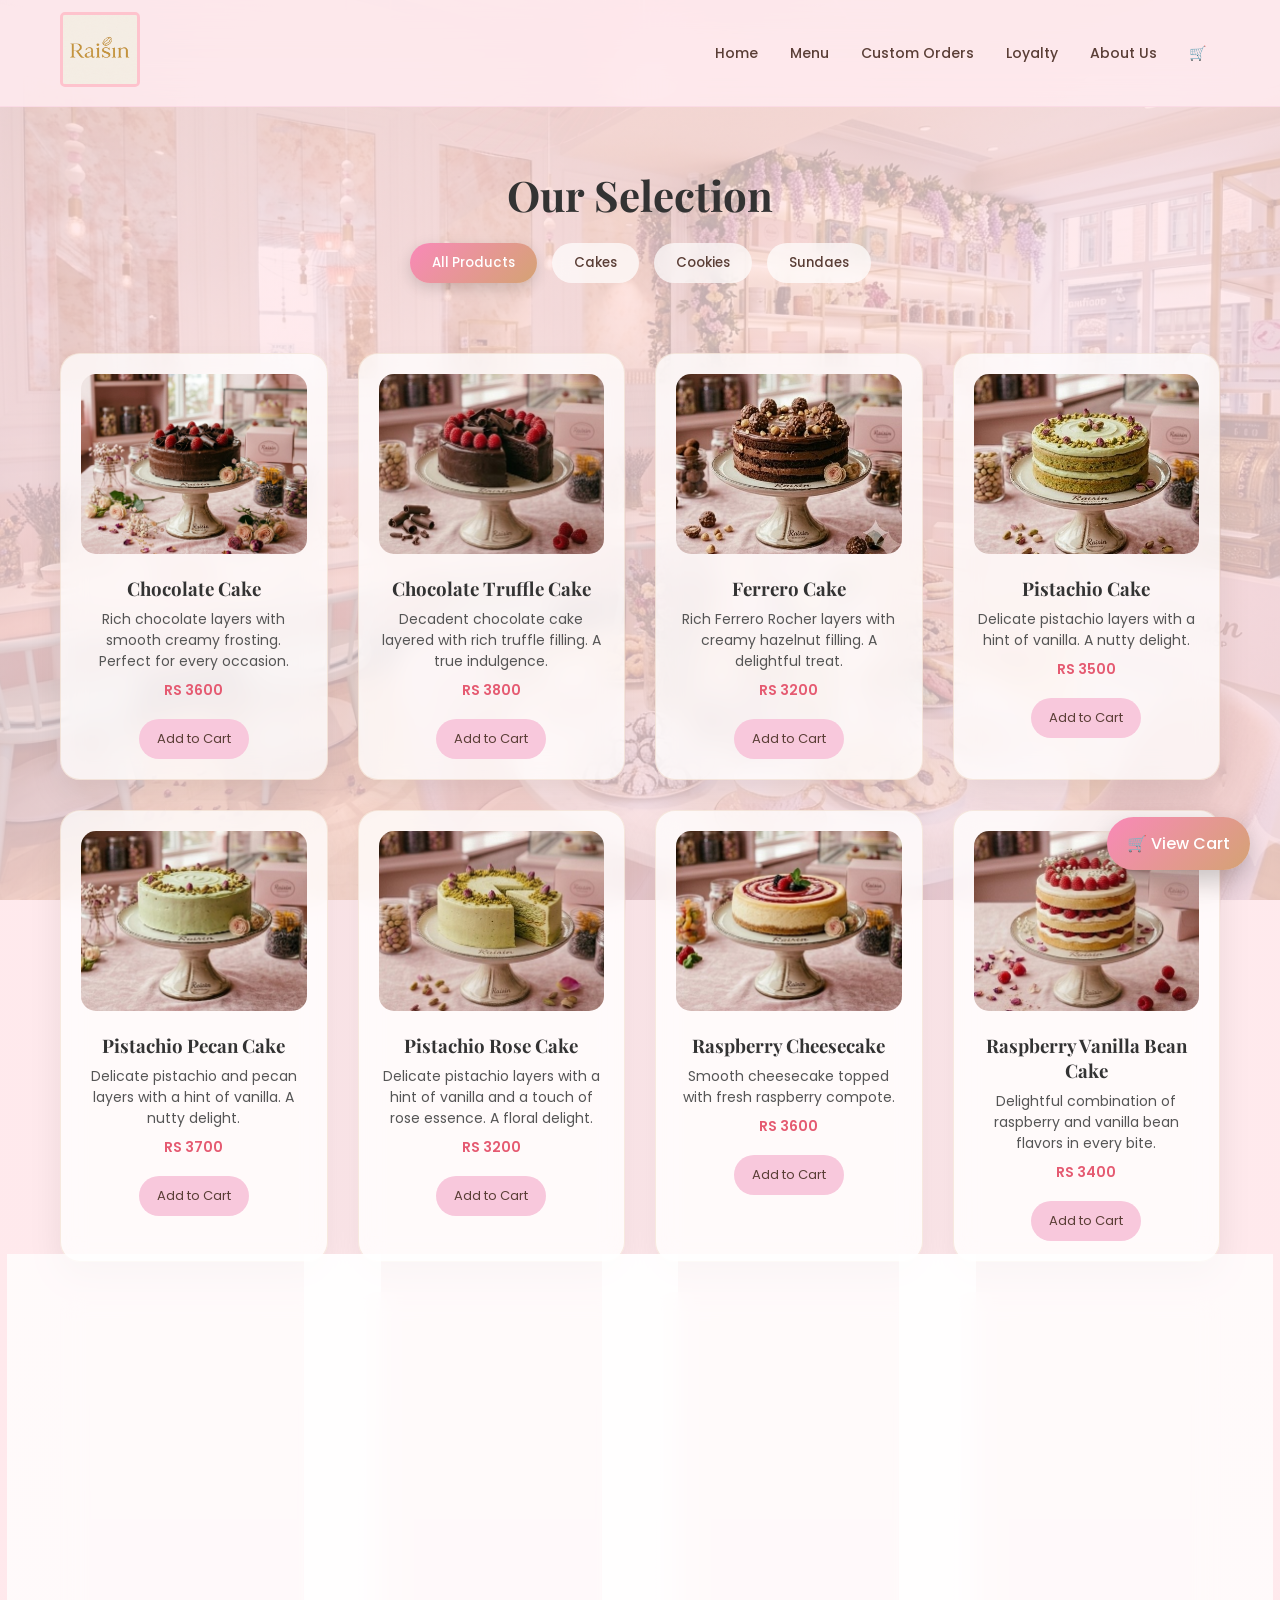
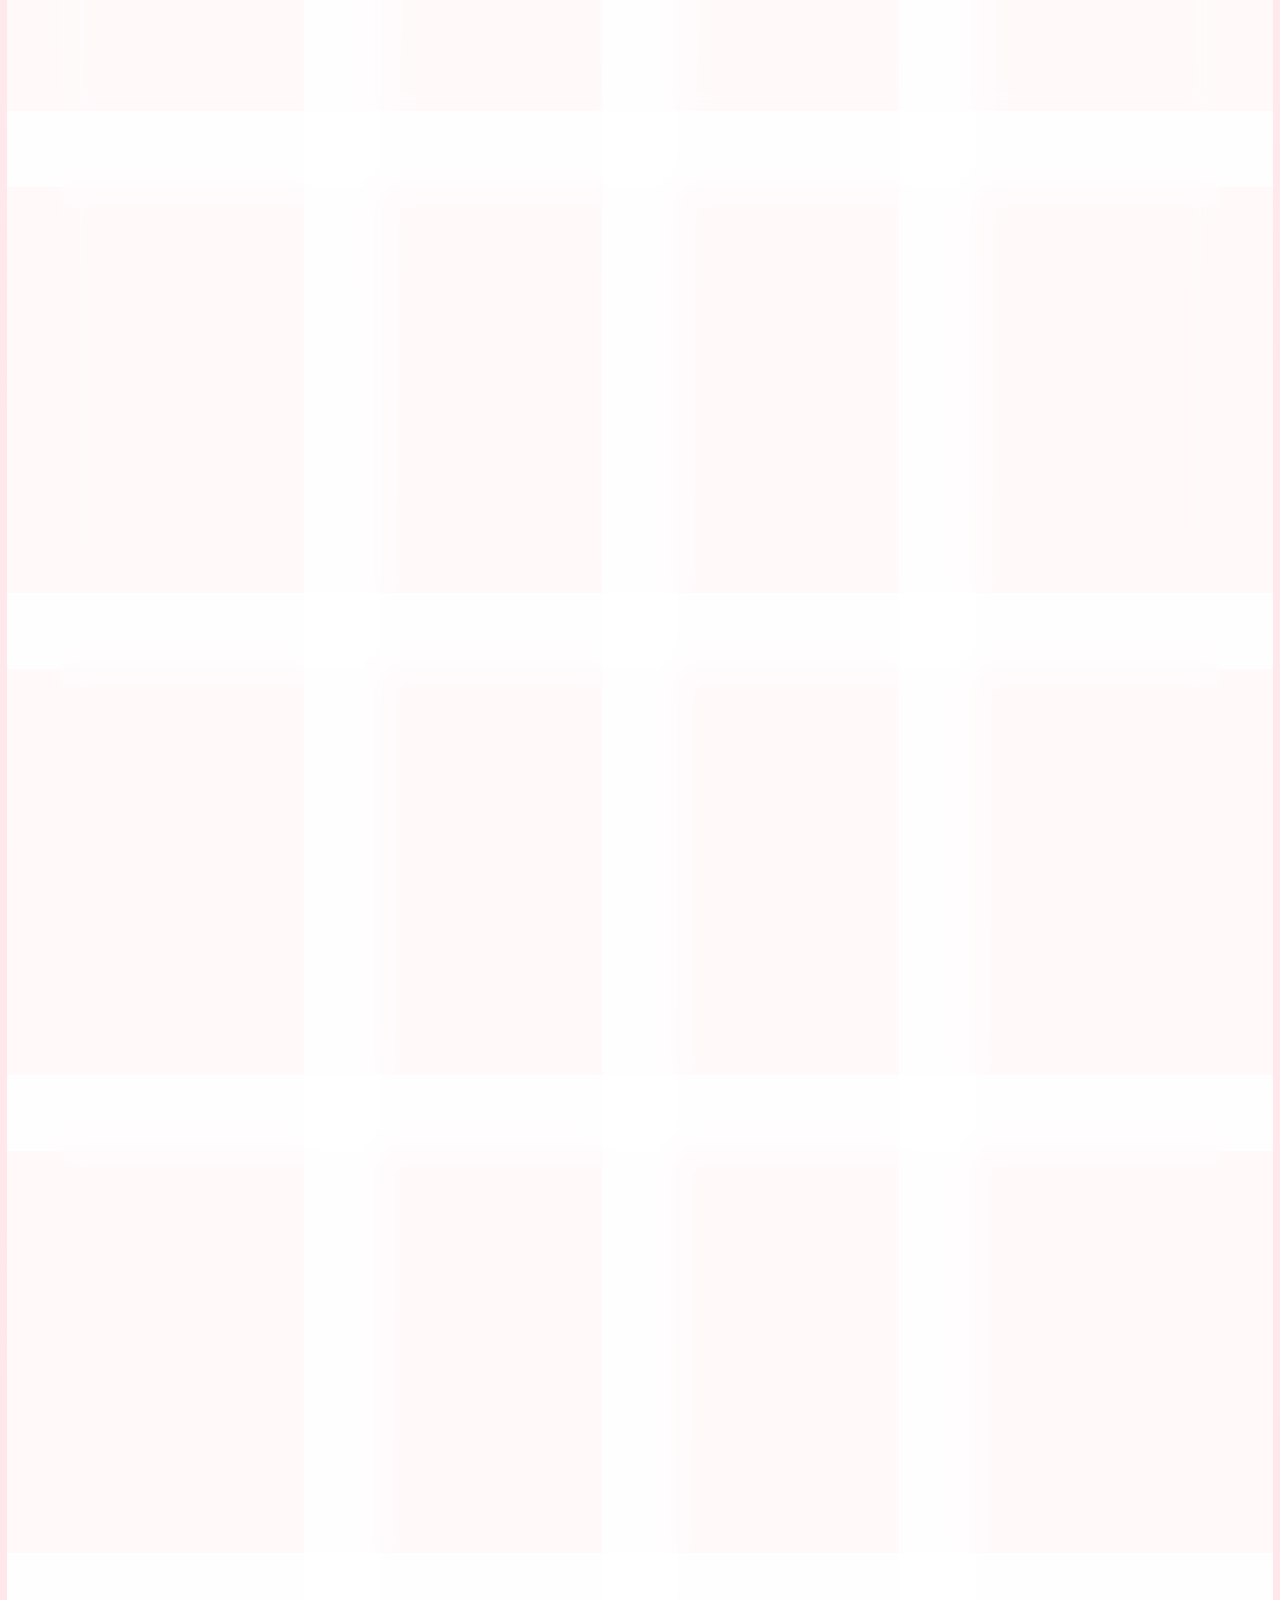
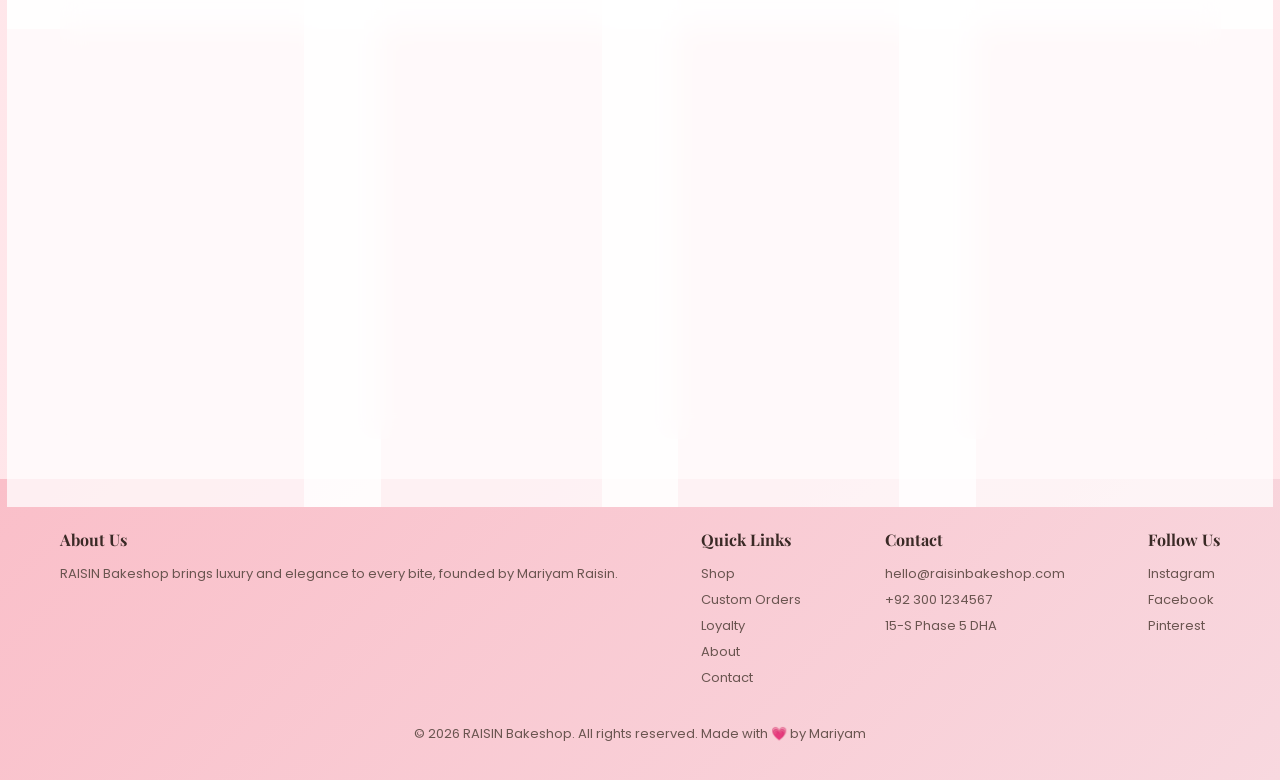
<file: menu.html>
<!DOCTYPE html>
<html lang="en">
<head>
  <meta charset="UTF-8">
  <meta name="viewport" content="width=device-width, initial-scale=1.0">
  <title>Menu - Raisin Bakeshop</title>
  <link rel="stylesheet" href="css/menu.css">
</head>
<body>

  <!-- HEADER -->
  <header class="header">
    <div class="logo image">
      <img src="images/logo new.png" alt="logo">
    </div>
    <nav class="nav">
      <a href="index.html">Home</a>
      <a href="menu.html">Menu</a>
      <a href="custom.html">Custom Orders</a>
      <a href="loyalty.html">Loyalty</a>
      <a href="about.html">About Us</a>
      <a href="cart.html"><span class="cart">🛒</span></a>
    </nav>
  </header>

  <!-- MENU TITLE -->
  <section class="menu-top">
    <h1>Our Selection</h1>
    <div class="filters">
      <button data-filter="all" class="active">All Products</button>
      <button data-filter="cake">Cakes</button>
      <button data-filter="cookie">Cookies</button>
      <button data-filter="sundae">Sundaes</button>
    </div>
  </section>

  <!-- PRODUCTS -->
  <section class="products">

    <div class="product" data-category="cake" data-name="Chocolate Cake" data-price="3600" data-img="images/chococake menu.png">
      <img src="images/chococake menu.png" alt="Chocolate Cake">
      <h3>Chocolate Cake</h3>
      <p>Rich chocolate layers with smooth creamy frosting. Perfect for every occasion.</p>
      <p>RS 3600</p>
      <button onclick="handleAdd(this)">Add to Cart</button>
    </div>

    <div class="product" data-category="cake" data-name="Chocolate Truffle Cake" data-price="3800" data-img="images/Chocolate Truffle Cake.jpg">
      <img src="images/Chocolate Truffle Cake.jpg" alt="Chocolate Truffle Cake">
      <h3>Chocolate Truffle Cake</h3>
      <p>Decadent chocolate cake layered with rich truffle filling. A true indulgence.</p>
      <p>RS 3800</p>
      <button onclick="handleAdd(this)">Add to Cart</button>
    </div>

    <div class="product" data-category="cake" data-name="Ferrero Cake" data-price="3200" data-img="images/ferrero cake.jpg">
      <img src="images/ferrero cake.jpg" alt="Ferrero Cake">
      <h3>Ferrero Cake</h3>
      <p>Rich Ferrero Rocher layers with creamy hazelnut filling. A delightful treat.</p>
      <p>RS 3200</p>
      <button onclick="handleAdd(this)">Add to Cart</button>
    </div>

    <div class="product" data-category="cake" data-name="Pistachio Cake" data-price="3500" data-img="images/pistachio cake.jpg">
      <img src="images/pistachio cake.jpg" alt="Pistachio Cake">
      <h3>Pistachio Cake</h3>
      <p>Delicate pistachio layers with a hint of vanilla. A nutty delight.</p>
      <p>RS 3500</p>
      <button onclick="handleAdd(this)">Add to Cart</button>
    </div>

    <div class="product" data-category="cake" data-name="Pistachio Pecan Cake" data-price="3700" data-img="images/pistachio pecan cake.jpg">
      <img src="images/pistachio pecan cake.jpg" alt="Pistachio Pecan Cake">
      <h3>Pistachio Pecan Cake</h3>
      <p>Delicate pistachio and pecan layers with a hint of vanilla. A nutty delight.</p>
      <p>RS 3700</p>
      <button onclick="handleAdd(this)">Add to Cart</button>
    </div>

    <div class="product" data-category="cake" data-name="Pistachio Rose Cake" data-price="3200" data-img="images/Pistachio Rose Cake.jpg">
      <img src="images/Pistachio Rose Cake.jpg" alt="Pistachio Rose Cake">
      <h3>Pistachio Rose Cake</h3>
      <p>Delicate pistachio layers with a hint of vanilla and a touch of rose essence. A floral delight.</p>
      <p>RS 3200</p>
      <button onclick="handleAdd(this)">Add to Cart</button>
    </div>

    <div class="product" data-category="cake" data-name="Raspberry Cheesecake" data-price="3600" data-img="images/rasberry cheesecake.jpg">
      <img src="images/rasberry cheesecake.jpg" alt="Raspberry Cheesecake">
      <h3>Raspberry Cheesecake</h3>
      <p>Smooth cheesecake topped with fresh raspberry compote.</p>
      <p>RS 3600</p>
      <button onclick="handleAdd(this)">Add to Cart</button>
    </div>

    <div class="product" data-category="cake" data-name="Raspberry Vanilla Bean Cake" data-price="3400" data-img="images/Raspberry Vanilla Bean Cake.jpg">
      <img src="images/Raspberry Vanilla Bean Cake.jpg" alt="Raspberry Vanilla Bean Cake">
      <h3>Raspberry Vanilla Bean Cake</h3>
      <p>Delightful combination of raspberry and vanilla bean flavors in every bite.</p>
      <p>RS 3400</p>
      <button onclick="handleAdd(this)">Add to Cart</button>
    </div>

    <div class="product" data-category="cake" data-name="Red Velvet Cake" data-price="3600" data-img="images/red velvet cake.jpg">
      <img src="images/red velvet cake.jpg" alt="Red Velvet Cake">
      <h3>Red Velvet Cake</h3>
      <p>Moist red velvet cake with cream cheese frosting. A classic favorite.</p>
      <p>RS 3600</p>
      <button onclick="handleAdd(this)">Add to Cart</button>
    </div>

    <div class="product" data-category="cake" data-name="Red Velvet Crinkle Cake" data-price="3800" data-img="images/Red Velvet Crinkle Cake.jpg">
      <img src="images/Red Velvet Crinkle Cake.jpg" alt="Red Velvet Crinkle Cake">
      <h3>Red Velvet Crinkle Cake</h3>
      <p>Soft red velvet cake with a crinkled top and cream cheese frosting.</p>
      <p>RS 3800</p>
      <button onclick="handleAdd(this)">Add to Cart</button>
    </div>

    <div class="product" data-category="cake" data-name="Vanilla Cake" data-price="3200" data-img="images/vanilla cake.jpg">
      <img src="images/vanilla cake.jpg" alt="Vanilla Cake">
      <h3>Vanilla Cake</h3>
      <p>Moist vanilla cake with a hint of vanilla extract. A timeless favorite.</p>
      <p>RS 3200</p>
      <button onclick="handleAdd(this)">Add to Cart</button>
    </div>

    <div class="product" data-category="cake" data-name="Almond Croissant Cake" data-price="3500" data-img="images/Almond Croissant Cake.jpg">
      <img src="images/Almond Croissant Cake.jpg" alt="Almond Croissant Cake">
      <h3>Almond Croissant Cake</h3>
      <p>Flaky croissant layers filled with rich almond cream and topped with toasted almonds.</p>
      <p>RS 3500</p>
      <button onclick="handleAdd(this)">Add to Cart</button>
    </div>

    <div class="product" data-category="cake" data-name="Blueberry Lavender Cheesecake" data-price="3600" data-img="images/Blueberry Lavender Cheesecake.jpg">
      <img src="images/Blueberry Lavender Cheesecake.jpg" alt="Blueberry Lavender Cheesecake">
      <h3>Blueberry Lavender Cheesecake</h3>
      <p>Smooth cheesecake infused with lavender and topped with fresh blueberries.</p>
      <p>RS 3600</p>
      <button onclick="handleAdd(this)">Add to Cart</button>
    </div>

    <div class="product" data-category="cookie" data-name="Chocolate Chip Cookie" data-price="400" data-img="images/choco chip cookie.jpg">
      <img src="images/choco chip cookie.jpg" alt="Chocolate Chip Cookie">
      <h3>Chocolate Chip Cookie</h3>
      <p>Classic chocolate chip cookies, chewy and delicious.</p>
      <p>RS 400</p>
      <button onclick="handleAdd(this)">Add to Cart</button>
    </div>

    <div class="product" data-category="cookie" data-name="Chocolate Fudge Cookie" data-price="450" data-img="images/choco fudge cookie.jpg">
      <img src="images/choco fudge cookie.jpg" alt="Chocolate Fudge Cookie">
      <h3>Chocolate Fudge Cookie</h3>
      <p>Rich and fudgy chocolate cookies with a gooey center.</p>
      <p>RS 450</p>
      <button onclick="handleAdd(this)">Add to Cart</button>
    </div>

    <div class="product" data-category="cookie" data-name="Chocolate Raspberry Cookie" data-price="500" data-img="images/choco rasberry cookie.jpg">
      <img src="images/choco rasberry cookie.jpg" alt="Chocolate Raspberry Cookie">
      <h3>Chocolate Raspberry Cookie</h3>
      <p>Delicious chocolate cookies studded with fresh raspberry pieces.</p>
      <p>RS 500</p>
      <button onclick="handleAdd(this)">Add to Cart</button>
    </div>

    <div class="product" data-category="cookie" data-name="Chocolate Rose Cookie" data-price="400" data-img="images/choco rose cookie.jpg">
      <img src="images/choco rose cookie.jpg" alt="Chocolate Rose Cookie">
      <h3>Chocolate Rose Cookie</h3>
      <p>Delicious chocolate cookies infused with rose water and topped with edible flowers.</p>
      <p>RS 400</p>
      <button onclick="handleAdd(this)">Add to Cart</button>
    </div>

    <div class="product" data-category="cookie" data-name="Oatmeal Cookie" data-price="350" data-img="images/oatmeal cookie.jpg">
      <img src="images/oatmeal cookie.jpg" alt="Oatmeal Cookie">
      <h3>Oatmeal Cookie</h3>
      <p>Hearty oatmeal cookies packed with raisins and spices.</p>
      <p>RS 350</p>
      <button onclick="handleAdd(this)">Add to Cart</button>
    </div>

    <div class="product" data-category="cookie" data-name="Rose Velvet Cookie" data-price="400" data-img="images/rose velevt cookie.jpg">
      <img src="images/rose velevt cookie.jpg" alt="Rose Velvet Cookie">
      <h3>Rose Velvet Cookie</h3>
      <p>Delicious cookies infused with rose water and topped with edible flowers.</p>
      <p>RS 400</p>
      <button onclick="handleAdd(this)">Add to Cart</button>
    </div>

    <div class="product" data-category="cookie" data-name="Vanilla Centered Chocolate Cookie" data-price="400" data-img="images/vanilla centered choco cookie.jpg">
      <img src="images/vanilla centered choco cookie.jpg" alt="Vanilla Centered Chocolate Cookie">
      <h3>Vanilla Centered Chocolate Cookie</h3>
      <p>Delicious chocolate cookies with a vanilla center and a hint of vanilla extract.</p>
      <p>RS 400</p>
      <button onclick="handleAdd(this)">Add to Cart</button>
    </div>

    <div class="product" data-category="cookie" data-name="Vanilla Floral Cookie" data-price="400" data-img="images/vanilla floral cookie.jpg">
      <img src="images/vanilla floral cookie.jpg" alt="Vanilla Floral Cookie">
      <h3>Vanilla Floral Cookie</h3>
      <p>Delicious cookies infused with vanilla extract and topped with edible flowers.</p>
      <p>RS 400</p>
      <button onclick="handleAdd(this)">Add to Cart</button>
    </div>

    <div class="product" data-category="cookie" data-name="White Chocolate Cookies" data-price="400" data-img="images/white chocolate cookies.jpg">
      <img src="images/white chocolate cookies.jpg" alt="White Chocolate Cookies">
      <h3>White Chocolate Cookies</h3>
      <p>Delicious cookies made with real white chocolate chunks.</p>
      <p>RS 400</p>
      <button onclick="handleAdd(this)">Add to Cart</button>
    </div>

    <div class="product" data-category="sundae" data-name="Chocolate Mouse Sundae" data-price="1200" data-img="images/choco mouse sundae.jpg">
      <img src="images/choco mouse sundae.jpg" alt="Chocolate Mouse Sundae">
      <h3>Chocolate Mouse Sundae</h3>
      <p>Rich chocolate mousse layered with vanilla ice cream and topped with chocolate sauce.</p>
      <p>RS 1200</p>
      <button onclick="handleAdd(this)">Add to Cart</button>
    </div>

    <div class="product" data-category="sundae" data-name="Pistachio Cream Sundae" data-price="1200" data-img="images/pistachio cream sundae.jpg">
      <img src="images/pistachio cream sundae.jpg" alt="Pistachio Cream Sundae">
      <h3>Pistachio Cream Sundae</h3>
      <p>Delicious pistachio cream layered with vanilla ice cream and topped with chopped pistachios.</p>
      <p>RS 1200</p>
      <button onclick="handleAdd(this)">Add to Cart</button>
    </div>

    <div class="product" data-category="sundae" data-name="Raspberry Vanilla Sundae" data-price="1200" data-img="images/rasberry vanilla sundae.jpg">
      <img src="images/rasberry vanilla sundae.jpg" alt="Raspberry Vanilla Sundae">
      <h3>Raspberry Vanilla Sundae</h3>
      <p>Delicious raspberry compote layered with vanilla ice cream and topped with fresh raspberries.</p>
      <p>RS 1200</p>
      <button onclick="handleAdd(this)">Add to Cart</button>
    </div>

    <div class="product" data-category="sundae" data-name="Strawberry Rose Sundae" data-price="1200" data-img="images/strawbeery rose sundae.jpg">
      <img src="images/strawbeery rose sundae.jpg" alt="Strawberry Rose Sundae">
      <h3>Strawberry Rose Sundae</h3>
      <p>Delicious strawberry compote layered with vanilla ice cream and topped with fresh strawberries and edible flowers.</p>
      <p>RS 1200</p>
      <button onclick="handleAdd(this)">Add to Cart</button>
    </div>

    <div class="product" data-category="sundae" data-name="Vanilla Chocolate Sundae" data-price="1200" data-img="images/vanilla choco sundae.jpg">
      <img src="images/vanilla choco sundae.jpg" alt="Vanilla Chocolate Sundae">
      <h3>Vanilla Chocolate Sundae</h3>
      <p>Delicious vanilla ice cream layered with chocolate sauce and topped with chocolate chips.</p>
      <p>RS 1200</p>
      <button onclick="handleAdd(this)">Add to Cart</button>
    </div>

    <div class="product" data-category="sundae" data-name="Walnut Caramel Sundae" data-price="1300" data-img="images/walnut caramel sundae.jpg">
      <img src="images/walnut caramel sundae.jpg" alt="Walnut Caramel Sundae">
      <h3>Walnut Caramel Sundae</h3>
      <p>Delicious walnut caramel sundae layered with vanilla ice cream and topped with chopped walnuts.</p>
      <p>RS 1300</p>
      <button onclick="handleAdd(this)">Add to Cart</button>
    </div>

  </section>

  <!-- VIEW CART -->
  <div class="view-cart">
    <a href="cart.html" class="view-cart-btn">🛒 View Cart <span class="cart-float-count" id="cartFloatCount"></span></a>
  </div>

  <!-- FOOTER -->
  <footer class="footer">
    <div class="footer-grid">
      <div><h3>About Us</h3><p>RAISIN Bakeshop brings luxury and elegance to every bite, founded by Mariyam Raisin.</p></div>
      <div><h3>Quick Links</h3><a href="menu.html">Shop</a><a href="custom.html">Custom Orders</a><a href="loyalty.html">Loyalty</a><a href="about.html">About</a><a href="about.html#contact">Contact</a></div>
      <div><h3>Contact</h3><a href="mailto:hello@raisinbakeshop.com">hello@raisinbakeshop.com</a><a href="tel:+923001234567">+92 300 1234567</a><p>15-S Phase 5 DHA</p></div>
      <div><h3>Follow Us</h3><a href="#">Instagram</a><a href="#">Facebook</a><a href="#">Pinterest</a></div>
    </div>
    <p class="copy">© 2026 RAISIN Bakeshop. All rights reserved. Made with 💗 by Mariyam</p>
  </footer>

  <script src="js/cart.js"></script>
  <script>
    function handleAdd(btn) {
      const card  = btn.closest('.product');
      const name  = card.dataset.name;
      const price = parseInt(card.dataset.price);
      const img   = card.dataset.img;

      Cart.add(name, price, img);
      updateFloatCount();

      btn.classList.add('added');
      btn.textContent = '✓ Added!';
      setTimeout(() => {
        btn.classList.remove('added');
        btn.textContent = 'Add to Cart';
      }, 1800);
    }

    function updateFloatCount() {
      const count = Cart.count();
      const el = document.getElementById('cartFloatCount');
      el.textContent = count > 0 ? count : '';
      el.style.display = count > 0 ? 'inline-flex' : 'none';
    }

    // Filter buttons
    document.querySelectorAll('.filters button').forEach(btn => {
      btn.addEventListener('click', () => {
        document.querySelectorAll('.filters button').forEach(b => b.classList.remove('active'));
        btn.classList.add('active');
        const filter = btn.dataset.filter;
        document.querySelectorAll('.product').forEach(p => {
          p.style.display = (filter === 'all' || p.dataset.category === filter) ? 'block' : 'none';
        });
      });
    });

    document.addEventListener('DOMContentLoaded', updateFloatCount);
  </script>
</body>
</html>
</file>
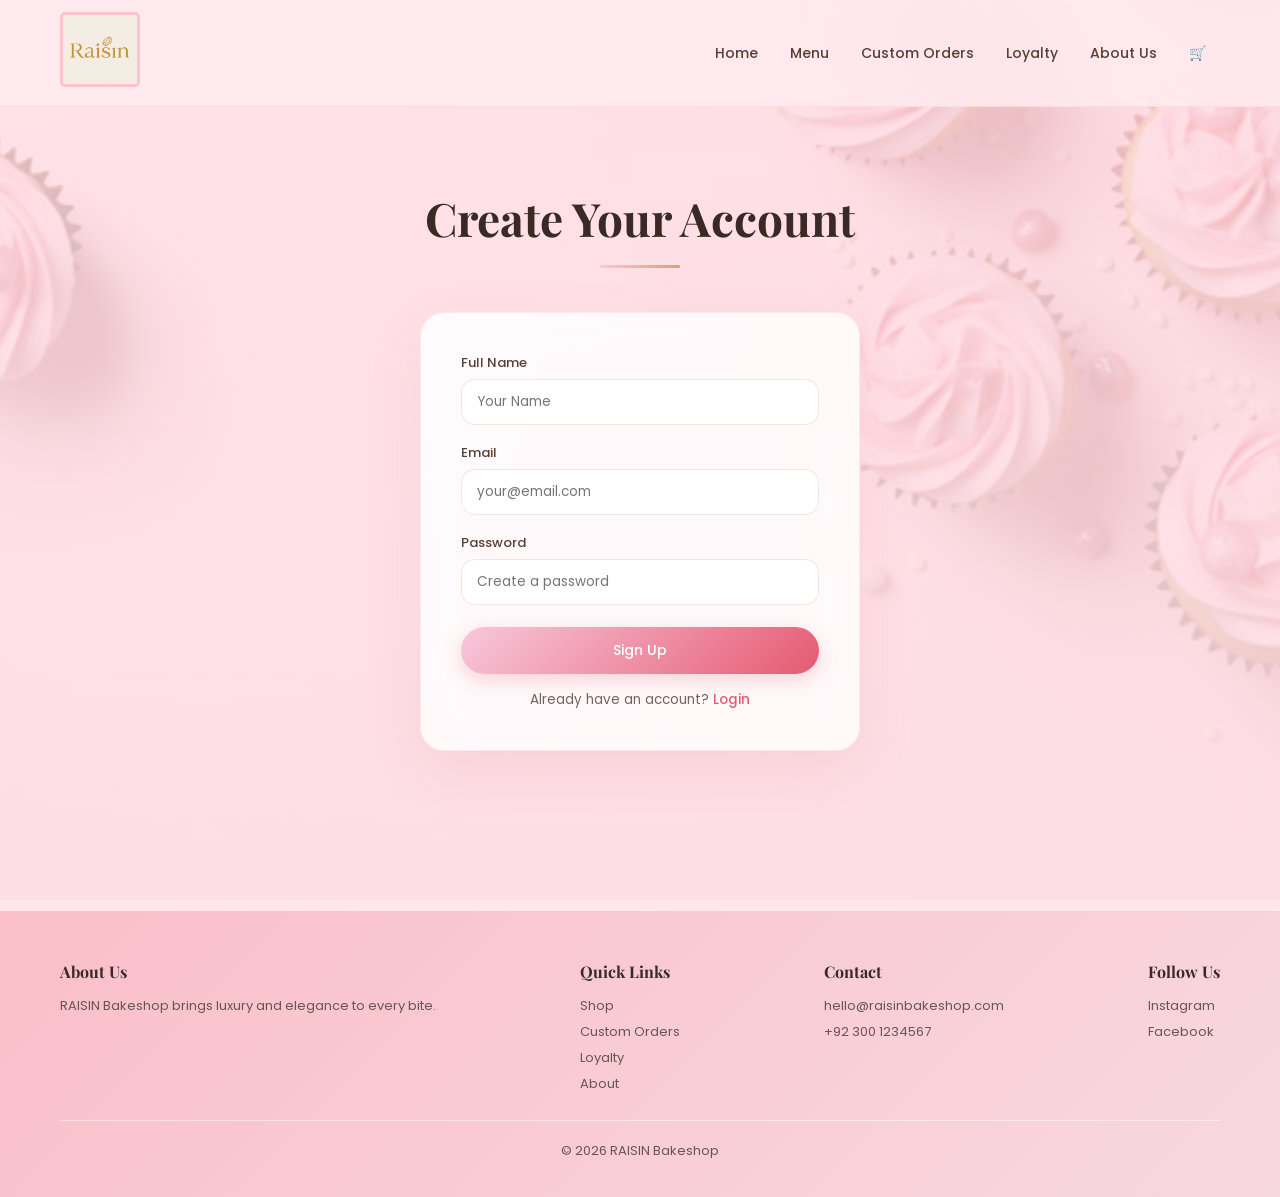
<file: signup.html>
<!DOCTYPE html>
<html lang="en">
<head>
    <meta charset="UTF-8">
    <meta name="viewport" content="width=device-width, initial-scale=1.0">
    <title>Sign Up - Raisin Bakeshop</title>
    <link rel="stylesheet" href="css/loyalty.css">
</head>
<body>

<header class="header">
    <div class="logo image"><img src="images/logo new.png" alt="logo"></div>
    <nav class="nav">
        <a href="index.html">Home</a>
        <a href="menu.html">Menu</a>
        <a href="custom.html">Custom Orders</a>
        <a href="loyalty.html">Loyalty</a>
        <a href="about.html">About Us</a>
        <a href="cart.html"><span class="cart">🛒</span></a>
    </nav>
</header>

<section class="loyalty-section">
    <h1>Create Your Account</h1>
    <div class="auth-box">
        <div class="form signup active">
            <form id="signupForm">
                <div class="form-group"><label>Full Name</label><input type="text" placeholder="Your Name" required></div>
                <div class="form-group"><label>Email</label><input type="email" placeholder="your@email.com" required></div>
                <div class="form-group"><label>Password</label><input type="password" placeholder="Create a password" required></div>
                <button type="submit" class="btn">Sign Up</button>
            </form>
            <p class="switch-text">Already have an account? <a href="login.html">Login</a></p>
        </div>
    </div>
</section>

<footer class="footer">
    <div class="footer-grid">
        <div><h3>About Us</h3><p>RAISIN Bakeshop brings luxury and elegance to every bite.</p></div>
        <div><h3>Quick Links</h3><a href="menu.html">Shop</a><a href="custom.html">Custom Orders</a><a href="loyalty.html">Loyalty</a><a href="about.html">About</a></div>
        <div><h3>Contact</h3><a href="mailto:hello@raisinbakeshop.com">hello@raisinbakeshop.com</a><a href="tel:+923001234567">+92 300 1234567</a></div>
        <div><h3>Follow Us</h3><a href="#">Instagram</a><a href="#">Facebook</a></div>
    </div>
    <p class="copy">© 2026 RAISIN Bakeshop</p>
</footer>

<script src="js/cart.js"></script>
<script>
  document.getElementById('signupForm').addEventListener('submit', function(e) {
    e.preventDefault();
    const btn = this.querySelector('.btn');
    btn.textContent = '✓ Account Created!';
    setTimeout(() => { window.location.href = 'loyalty.html'; }, 1000);
  });
</script>
</body>
</html>
</file>
<file: css/style.css>
@import url('https://fonts.googleapis.com/css2?family=Playfair+Display:ital,wght@0,500;0,700;1,400&family=Poppins:wght@300;400;500;600&display=swap');

/* RESET */
* { margin: 0; padding: 0; box-sizing: border-box; }

/* BODY */
body {
  font-family: 'Poppins', sans-serif;
  background: rgb(255, 217, 223);
  color: #333;
  overflow-x: hidden;
}

/* ─── HEADER ───────────────────────── */
.header {
  display: flex;
  justify-content: space-between;
  align-items: center;
  padding: 12px 60px;
  background: rgba(255, 235, 240, 0.85);
  backdrop-filter: blur(20px);
  -webkit-backdrop-filter: blur(20px);
  position: sticky;
  top: 0;
  z-index: 100;
  border-bottom: 1px solid rgba(248, 200, 220, 0.4);
}

.logo img {
  height: 75px;
  width: 80px;
  border: #fec3cd solid;
  border-radius: 5px;
  transition: transform 0.3s;
}
.logo img:hover { transform: scale(1.05) rotate(1deg); }

/* NAV */
.nav {
  display: flex;
  align-items: center;
  gap: 4px;
}
.nav a {
  padding: 6px 14px;
  text-decoration: none;
  color: #5a3e36;
  font-weight: 500;
  font-size: 14px;
  border-radius: 20px;
  transition: all 0.25s;
}
.nav a:hover {
  background: rgba(248, 200, 220, 0.5);
  color: #d4a373;
}

/* ─── HERO ─────────────────────────── */
.hero {
  min-height: 88vh;
  background: url('../images/raisin background.png') center/cover no-repeat;
  position: relative;
  display: flex;
  align-items: center;
  justify-content: center;
  overflow: hidden;
}

.hero::before {
  content: "";
  position: absolute;
  inset: 0;
  background: linear-gradient(135deg, rgba(0,0,0,0.45) 0%, rgba(60,20,10,0.35) 100%);
  backdrop-filter: blur(2px);
}

/* PARTICLES */
.particles {
  position: absolute;
  inset: 0;
  pointer-events: none;
  z-index: 1;
}

.particle {
  position: absolute;
  color: rgba(255,255,255,0.7);
  animation: floatParticle linear infinite;
}

@keyframes floatParticle {
  0%   { transform: translateY(0px) rotate(0deg); opacity: 0; }
  20%  { opacity: 1; }
  80%  { opacity: 1; }
  100% { transform: translateY(-80px) rotate(20deg); opacity: 0; }
}

/* HERO TEXT */
.hero-text {
  position: relative;
  z-index: 2;
  text-align: center;
  color: white;
  max-width: 740px;
  padding: 0 20px;
  animation: heroReveal 1.2s cubic-bezier(0.22, 1, 0.36, 1) both;
}

@keyframes heroReveal {
  from { opacity: 0; transform: translateY(40px); }
  to   { opacity: 1; transform: translateY(0); }
}

.hero-tag {
  font-size: 12px;
  letter-spacing: 3px;
  text-transform: uppercase;
  color: #fec3cd;
  margin-bottom: 18px;
}

.hero-text h1 {
  font-family: 'Playfair Display', serif;
  font-size: 48px;
  line-height: 1.2;
  margin-bottom: 22px;
}

.hero-text p {
  font-size: 15px;
  line-height: 1.8;
  color: rgba(255,255,255,0.85);
  margin-bottom: 36px;
}

.hero-ctas {
  display: flex;
  gap: 16px;
  justify-content: center;
  flex-wrap: wrap;
}

/* ─── BUTTONS ──────────────────────── */
.btn {
  display: inline-block;
  padding: 13px 30px;
  border-radius: 30px;
  font-weight: 500;
  font-size: 14px;
  text-decoration: none;
  cursor: pointer;
  border: none;
  transition: all 0.3s cubic-bezier(0.34, 1.56, 0.64, 1);
  font-family: 'Poppins', sans-serif;
}

.btn-primary {
  background: linear-gradient(135deg, #f8c8dc, #e55a71);
  color: white;
  box-shadow: 0 8px 25px rgba(229, 90, 113, 0.35);
}
.btn-primary:hover {
  transform: translateY(-3px) scale(1.04);
  box-shadow: 0 14px 35px rgba(229, 90, 113, 0.45);
}

.btn-ghost {
  background: rgba(255,255,255,0.15);
  color: white;
  border: 1px solid rgba(255,255,255,0.4);
  backdrop-filter: blur(8px);
}
.btn-ghost:hover {
  background: rgba(255,255,255,0.25);
  transform: translateY(-2px);
}

.btn-outline {
  background: transparent;
  color: #5a3e36;
  border: 1.5px solid #d4a373;
}
.btn-outline:hover {
  background: #d4a373;
  color: white;
  transform: translateY(-2px);
}

/* ─── SECTION LABEL ─────────────────── */
.section-label {
  font-size: 11px;
  letter-spacing: 3px;
  text-transform: uppercase;
  color: #e55a71;
  margin-bottom: 10px;
  font-weight: 600;
}

/* ─── SIGNATURE ────────────────────── */
.signature {
  padding: 90px 60px 70px;
  text-align: center;
}

.signature h2 {
  font-family: 'Playfair Display', serif;
  font-size: 36px;
  margin-bottom: 50px;
  color: #3a2a26;
}

.items {
  display: flex;
  justify-content: center;
  gap: 30px;
  flex-wrap: wrap;
}

/* ─── ITEM CARD — original style ───── */
.item img {
  width: 100%;
  height: 180px;
  object-fit: cover;
  border-radius: 10px;
}

.item {
  background: rgba(255,255,255,0.6);
  width: 300px;
  backdrop-filter: blur(10px);
  padding: 20px;
  border-radius: 15px;
  transition: 0.3s;
  box-shadow: 0 10px 25px rgba(0,0,0,0.08);
}

.item:hover { transform: translateY(-10px); }

.item h3 {
  margin-top: 12px;
  margin-bottom: 4px;
  font-family: 'Playfair Display', serif;
  font-size: 17px;
  color: #3a2a26;
}

.item p {
  color: #e55a71;
  font-weight: 600;
  font-size: 14px;
}

/* BUTTON INSIDE ITEM — original style */
.item button {
  margin-top: 10px;
  padding: 8px 15px;
  border: none;
  background: #f8c8dc;
  border-radius: 20px;
  cursor: pointer;
  transition: 0.3s;
  font-family: 'Poppins', sans-serif;
  font-size: 13px;
  color: #5a3e36;
}

.item button:hover {
  background: rgb(229, 90, 113);
  color: white;
}

/* GREEN STATE when added */
.item button.added {
  background: #a8e6cf;
  color: #1a7a4a;
}

/* ─── PHILOSOPHY ───────────────────── */
.philosophy {
  display: flex;
  align-items: center;
  padding: 80px;
  gap: 70px;
  background: rgba(255,255,255,0.35);
}

.philo-text { flex: 1; }

.philo-text h2 {
  font-family: 'Playfair Display', serif;
  font-size: 42px;
  color: #3a2a26;
  line-height: 1.2;
  margin-bottom: 20px;
}

.philo-text p {
  line-height: 1.8;
  color: #6a5550;
  margin-bottom: 14px;
  font-size: 15px;
}

.philo-text .btn-outline { margin-top: 10px; }

.philo-img { flex: 1; }

.philo-img img {
  width: 100%;
  border-radius: 24px;
  box-shadow: 0 20px 60px rgba(0,0,0,0.15);
  transition: transform 0.5s ease;
}
.philo-img:hover img { transform: scale(1.02) rotate(0.5deg); }

/* ─── WHY ──────────────────────────── */
.why {
  padding: 80px 60px;
  text-align: center;
}

.why h2 {
  font-family: 'Playfair Display', serif;
  font-size: 36px;
  color: #3a2a26;
  margin-bottom: 50px;
}

.boxes {
  display: flex;
  justify-content: center;
  gap: 22px;
  flex-wrap: wrap;
}

.box {
  background: rgba(255,255,255,0.75);
  backdrop-filter: blur(12px);
  padding: 32px 24px;
  width: 245px;
  border-radius: 24px;
  border: 1px solid rgba(212, 163, 115, 0.2);
  box-shadow: 0 10px 30px rgba(0,0,0,0.06);
  text-align: center;
  transition: all 0.4s cubic-bezier(0.34, 1.2, 0.64, 1);
  position: relative;
  overflow: hidden;
}

.box::before {
  content: "";
  position: absolute;
  top: 0; left: 0;
  height: 3px; width: 0%;
  background: linear-gradient(90deg, #f8c8dc, #d4a373);
  transition: width 0.4s ease;
}

.box:hover {
  transform: translateY(-10px) scale(1.03);
  box-shadow: 0 25px 50px rgba(0,0,0,0.12);
}
.box:hover::before { width: 100%; }

.box-icon {
  font-size: 28px;
  margin-bottom: 14px;
  display: block;
}

.box h4 {
  font-family: 'Playfair Display', serif;
  font-weight: 600;
  color: #5a3e36;
  margin-bottom: 10px;
  font-size: 15px;
}

.box p {
  font-size: 13px;
  color: #8a7070;
  line-height: 1.6;
}

/* ─── FOOTER ───────────────────────── */
.footer {
  background: linear-gradient(135deg, #fabfc9, #f8d8df);
  padding: 50px 60px 30px;
}

.footer-grid {
  display: flex;
  justify-content: space-between;
  margin-bottom: 30px;
  gap: 20px;
}

.footer h3 {
  font-family: 'Playfair Display', serif;
  font-size: 16px;
  margin-bottom: 14px;
  color: #3a2a26;
}

.footer p, .footer a {
  font-size: 13px;
  margin: 6px 0;
  color: #6a5550;
  text-decoration: none;
  display: block;
  transition: all 0.25s;
}

.footer a:hover {
  color: #d4a373;
  transform: translateX(4px);
}

.copy {
  text-align: center;
  padding-top: 20px;
  border-top: 1px solid rgba(255,255,255,0.5);
  font-size: 13px;
  color: #6a5550;
}

/* ─── SCROLL REVEAL ─────────────────── */
.reveal {
  opacity: 0;
  transform: translateY(30px);
  transition: opacity 0.7s ease, transform 0.7s ease;
}
.reveal.visible {
  opacity: 1;
  transform: translateY(0);
}

/* ─── RESPONSIVE ───────────────────── */
@media (max-width: 900px) {
  .header { padding: 12px 24px; }
  .hero-text h1 { font-size: 32px; }
  .signature { padding: 60px 20px; }
  .philosophy { flex-direction: column; padding: 60px 24px; gap: 40px; }
  .why { padding: 60px 20px; }
  .footer { padding: 40px 24px; }
  .footer-grid { flex-direction: column; gap: 24px; }
}
</file>
<file: css/about.css>
/* GOOGLE FONTS */
@import url('https://fonts.googleapis.com/css2?family=Playfair+Display:ital,wght@0,500;0,700;1,400&family=Poppins:wght@300;400;500;600&display=swap');

/* RESET */
* {
  margin: 0;
  padding: 0;
  box-sizing: border-box;
}

/* BODY */
body {
  font-family: 'Poppins', sans-serif;
  background: #fdc8d0;
  color: #333;
}

/* HEADER */
.header {
  display: flex;
  justify-content: space-between;
  align-items: center;
  padding: 12px 60px;
  background: rgba(255, 235, 240, 0.85);
  backdrop-filter: blur(20px);
  -webkit-backdrop-filter: blur(20px);
  position: sticky;
  top: 0;
  z-index: 100;
  border-bottom: 1px solid rgba(248, 200, 220, 0.4);
}

.logo img {
  height: 75px;
  width: 80px;
  border: #fec3cd solid;
  border-radius: 5px;
  transition: transform 0.3s;
}
.logo img:hover { transform: scale(1.05) rotate(1deg); }

/* NAV */
.nav {
  display: flex;
  align-items: center;
  gap: 4px;
}
.nav a {
  padding: 6px 14px;
  text-decoration: none;
  color: #5a3e36;
  font-weight: 500;
  font-size: 14px;
  border-radius: 20px;
  transition: all 0.25s;
}
.nav a:hover {
  background: rgba(248, 200, 220, 0.5);
  color: #d4a373;
}

/* ─── ABOUT SECTION ────────────────── */
.about-section {
  padding: 70px 60px 50px;
}

.about-section h1 {
  font-family: 'Playfair Display', serif;
  font-size: 48px;
  text-align: center;
  margin-bottom: 60px;
  color: #3a2a26;
  position: relative;
}

.about-section h1::after {
  content: "";
  display: block;
  width: 80px;
  height: 3px;
  background: linear-gradient(90deg, #f9c3d9, #d4a373);
  margin: 16px auto 0;
  border-radius: 2px;
}

/* ─── STORY ────────────────────────── */
.about-story {
  display: flex;
  align-items: center;
  gap: 60px;
}

.story-text {
  width: 60%;
}

.story-text h2 {
  font-family: 'Playfair Display', serif;
  font-size: 30px;
  color: #3a2a26;
  margin-bottom: 22px;
}

.story-text p {
  margin-bottom: 16px;
  line-height: 1.8;
  color: #6a5550;
  font-size: 15px;
}

/* IMAGE */
.story-img img {
  width: 110%;
  height: 500px;
  border-radius: 24px;
  box-shadow: 0 20px 60px rgba(0,0,0,0.18);
  object-fit: cover;
  transition: transform 0.5s ease;
}

.story-img img:hover {
  transform: scale(1.02) rotate(0.5deg);
}

/* ─── BACKGROUND SECTION ───────────── */
.about-bg {
  background:
    linear-gradient(rgba(255, 228, 232, 0.78), rgba(255, 228, 232, 0.92)),
    url("../images/custom bg.jpg") no-repeat center top;
  background-size: cover;
  background-attachment: fixed;
  padding-top: 50px;
  position: relative;
}

.about-bg::before {
  content: "";
  position: absolute;
  top: -60px;
  left: 0;
  width: 100%;
  height: 60px;
  background: linear-gradient(to bottom, #ffe4e8, transparent);
}

/* ─── INNER PANEL STYLE ─────────────── */
.testimonials,
.contact-section,
.faq {
  background: rgba(255, 255, 255, 0.6);
  backdrop-filter: blur(14px);
  border-radius: 24px;
  margin: 30px auto;
  max-width: 1000px;
  border: 1px solid rgba(248, 200, 220, 0.35);
  box-shadow: 0 15px 50px rgba(229, 90, 113, 0.07);
}

/* ─── TESTIMONIALS ──────────────────── */
.testimonials {
  padding: 50px;
  text-align: center;
}

.testimonials h2 {
  font-family: 'Playfair Display', serif;
  font-size: 32px;
  color: #3a2a26;
  margin-bottom: 10px;
}

.testimonials h2::after {
  content: "";
  display: block;
  width: 60px;
  height: 2px;
  background: linear-gradient(90deg, #f8c8dc, #d4a373);
  margin: 14px auto 0;
  border-radius: 2px;
}

.test-grid {
  display: flex;
  gap: 28px;
  margin-top: 44px;
  justify-content: center;
  flex-wrap: wrap;
}

/* TEST BOX */
.test-box {
  background: rgba(253, 245, 245, 0.8);
  backdrop-filter: blur(12px);
  padding: 28px;
  width: 280px;
  border-radius: 20px;
  border: 1px solid rgba(212, 163, 115, 0.25);
  box-shadow: 0 10px 30px rgba(0,0,0,0.07);
  transition: 0.4s cubic-bezier(0.34, 1.2, 0.64, 1);
  position: relative;
}

.test-box::before {
  content: '"';
  font-family: 'Playfair Display', serif;
  font-size: 64px;
  color: #f8c8dc;
  position: absolute;
  top: 10px;
  left: 20px;
  line-height: 1;
  pointer-events: none;
}

.test-box:hover {
  transform: translateY(-10px);
  box-shadow: 0 20px 45px rgba(229, 90, 113, 0.12);
}

.test-box p {
  font-style: italic;
  margin-bottom: 14px;
  line-height: 1.7;
  color: #6a5550;
  font-size: 14px;
  padding-top: 20px;
}

.test-box h4 {
  color: #e55a71;
  font-size: 13px;
  font-weight: 600;
  letter-spacing: 0.5px;
}

/* ─── CONTACT SECTION ──────────────── */
.contact-section {
  padding: 60px;
  text-align: center;
}

.contact-section h2 {
  font-family: 'Playfair Display', serif;
  font-size: 32px;
  color: #3a2a26;
  margin-bottom: 10px;
}

.contact-section h2::after {
  content: "";
  display: block;
  width: 60px;
  height: 2px;
  background: linear-gradient(90deg, #f8c8dc, #d4a373);
  margin: 14px auto 24px;
  border-radius: 2px;
}

.contact-info {
  display: flex;
  justify-content: center;
  gap: 30px;
  flex-wrap: wrap;
  margin-bottom: 36px;
}

.contact-info p {
  font-size: 14px;
  color: #6a5550;
  background: rgba(255,255,255,0.7);
  padding: 10px 18px;
  border-radius: 25px;
  border: 1px solid rgba(248, 200, 220, 0.4);
}

/* CONTACT FORM */
.contact-form {
  max-width: 580px;
  margin: auto;
  background: rgba(253, 245, 245, 0.75);
  backdrop-filter: blur(14px);
  padding: 36px;
  border-radius: 24px;
  border: 1px solid rgba(212, 163, 115, 0.25);
  box-shadow: 0 15px 40px rgba(0,0,0,0.07);
  text-align: left;
  transition: box-shadow 0.3s;
}

.contact-form:hover {
  box-shadow: 0 20px 55px rgba(229, 90, 113, 0.12);
}

/* FORM GROUP */
.form-group {
  margin-bottom: 18px;
}

.form-group label {
  display: block;
  margin-bottom: 6px;
  font-weight: 500;
  color: #5a3e36;
  font-size: 13px;
}

.form-group input,
.form-group textarea {
  width: 100%;
  padding: 12px 15px;
  border-radius: 14px;
  border: 1.5px solid rgba(212, 163, 115, 0.25);
  background: rgba(255,255,255,0.9);
  transition: all 0.3s;
  font-family: 'Poppins', sans-serif;
  font-size: 13.5px;
  color: #3a2a26;
}

.form-group input:focus,
.form-group textarea:focus {
  outline: none;
  border-color: #f8c8dc;
  box-shadow: 0 0 0 4px rgba(248, 200, 220, 0.25);
}

/* BUTTON */
.btn {
  margin-top: 8px;
  padding: 12px 30px;
  background: linear-gradient(135deg, #f8c8dc, #e55a71);
  color: white;
  border: none;
  border-radius: 25px;
  cursor: pointer;
  transition: all 0.3s cubic-bezier(0.34, 1.2, 0.64, 1);
  font-family: 'Poppins', sans-serif;
  font-size: 14px;
  font-weight: 500;
  letter-spacing: 0.3px;
}

.btn:hover {
  transform: translateY(-2px) scale(1.04);
  box-shadow: 0 10px 25px rgba(229, 90, 113, 0.35);
}

/* ─── FAQ ──────────────────────────── */
.faq {
  padding: 60px;
  text-align: center;
}

.faq h2 {
  font-family: 'Playfair Display', serif;
  font-size: 32px;
  color: #3a2a26;
  margin-bottom: 10px;
}

.faq h2::after {
  content: "";
  display: block;
  width: 60px;
  height: 2px;
  background: linear-gradient(90deg, #f8c8dc, #d4a373);
  margin: 14px auto 30px;
  border-radius: 2px;
}

.faq-item {
  background: rgba(253, 245, 245, 0.8);
  backdrop-filter: blur(12px);
  padding: 22px 26px;
  margin: 14px auto;
  max-width: 640px;
  border-radius: 18px;
  border: 1px solid rgba(212, 163, 115, 0.2);
  text-align: left;
  transition: all 0.35s cubic-bezier(0.34, 1.2, 0.64, 1);
  position: relative;
  overflow: hidden;
}

.faq-item::before {
  content: "";
  position: absolute;
  left: 0; top: 0;
  width: 4px; height: 100%;
  background: linear-gradient(to bottom, #f8c8dc, #d4a373);
  border-radius: 4px 0 0 4px;
}

.faq-item:hover {
  transform: translateX(6px);
  box-shadow: 0 12px 35px rgba(229, 90, 113, 0.1);
}

.faq-item h4 {
  color: #3a2a26;
  font-size: 15px;
  margin-bottom: 8px;
  font-family: 'Playfair Display', serif;
  font-weight: 600;
}

.faq-item p {
  color: #7a6060;
  font-size: 13.5px;
  line-height: 1.65;
}

/* ─── FOOTER ───────────────────────── */
.footer {
  background: linear-gradient(135deg, #fabfc9, #f8d8df);
  padding: 50px 60px 30px;
  margin-top: 60px;
}

.footer-grid {
  display: flex;
  justify-content: space-between;
  margin-bottom: 20px;
  gap: 20px;
}

.footer h3 {
  font-family: 'Playfair Display', serif;
  font-size: 16px;
  margin-bottom: 14px;
  color: #3a2a26;
}

.footer p,
.footer a {
  font-size: 13px;
  margin: 6px 0;
  color: #6a5550;
  text-decoration: none;
  display: block;
  transition: all 0.25s;
}

.footer a:hover {
  color: #d4a373;
  transform: translateX(5px);
}

.copy {
  text-align: center;
  padding-top: 20px;
  border-top: 1px solid rgba(255,255,255,0.5);
  font-size: 13px;
  color: #6a5550;
}

/* ─── RESPONSIVE ───────────────────── */
@media (max-width: 900px) {
  .header { padding: 15px 24px; }
  .about-section { padding: 50px 24px; }
  .about-story { flex-direction: column; }
  .story-text { width: 100%; }
  .story-img img { width: 100%; }
  .testimonials, .contact-section, .faq { margin: 20px 16px; padding: 40px 24px; }
  .contact-info { flex-direction: column; align-items: center; }
  .footer { padding: 40px 24px; }
  .footer-grid { flex-direction: column; gap: 24px; }
}
</file>
<file: css/cart.css>
/* GOOGLE FONTS */
@import url('https://fonts.googleapis.com/css2?family=Playfair+Display:wght@500;700&family=Poppins:wght@300;400;500;600&display=swap');

* { margin: 0; padding: 0; box-sizing: border-box; }

body {
  font-family: 'Poppins', sans-serif;
  background: rgb(255, 217, 223);
  color: #333;
}

/* HEADER */
.header {
  display: flex;
  justify-content: space-between;
  align-items: center;
  padding: 12px 60px;
  background: rgba(255, 235, 240, 0.88);
  backdrop-filter: blur(20px);
  position: sticky;
  top: 0;
  z-index: 100;
  border-bottom: 1px solid rgba(248, 200, 220, 0.4);
}

.logo img {
  height: 68px; width: 72px;
  border: 1.5px solid #fec3cd; border-radius: 8px;
}

.nav { display: flex; align-items: center; gap: 4px; }
.nav a {
  padding: 6px 14px; text-decoration: none; color: #5a3e36;
  font-weight: 500; font-size: 14px; border-radius: 20px; transition: all 0.25s;
}
.nav a:hover { background: rgba(248, 200, 220, 0.5); color: #d4a373; }

/* CART SECTION */
.cart-section {
  padding: 60px 60px 80px;
  max-width: 1200px;
  margin: 0 auto;
}

.cart-section h1 {
  text-align: center;
  font-family: 'Playfair Display', serif;
  font-size: 42px;
  color: #3a2a26;
  margin-bottom: 50px;
}

/* LAYOUT */
.cart-container {
  display: flex;
  gap: 40px;
  align-items: flex-start;
}

.cart-left { flex: 2; }
.cart-right { flex: 1; min-width: 280px; }

/* EMPTY STATE */
.cart-empty {
  text-align: center;
  padding: 70px 40px;
  background: rgba(255,255,255,0.8);
  backdrop-filter: blur(12px);
  border-radius: 28px;
  border: 1px solid rgba(248, 200, 220, 0.3);
  box-shadow: 0 15px 40px rgba(229, 90, 113, 0.07);
  animation: fadeUp 0.5s ease;
}

.empty-icon {
  font-size: 52px;
  margin-bottom: 18px;
  display: block;
  opacity: 0.5;
}

.cart-empty h3 {
  font-family: 'Playfair Display', serif;
  font-size: 24px;
  color: #3a2a26;
  margin-bottom: 10px;
}

.cart-empty p {
  color: #8a7070;
  margin-bottom: 24px;
  font-size: 14px;
}

/* CART ITEMS */
.cart-items {
  display: flex;
  flex-direction: column;
  gap: 16px;
}

/* CART ITEM ROW */
.cart-item {
  display: flex;
  align-items: center;
  gap: 16px;
  padding: 18px 20px;
  background: rgba(255,255,255,0.85);
  backdrop-filter: blur(12px);
  border-radius: 20px;
  border: 1px solid rgba(248, 200, 220, 0.3);
  box-shadow: 0 8px 25px rgba(229, 90, 113, 0.06);
  transition: all 0.4s ease;
  animation: fadeUp 0.4s ease both;
}

.cart-item:hover {
  transform: translateX(4px);
  box-shadow: 0 12px 35px rgba(229, 90, 113, 0.12);
}

/* ITEM IMAGE */
.cart-item-img {
  width: 68px; height: 68px;
  border-radius: 14px;
  overflow: hidden;
  flex-shrink: 0;
  background: #ffeef2;
}

.cart-item-img img {
  width: 100%; height: 100%;
  object-fit: cover;
}

.img-placeholder {
  width: 100%; height: 100%;
  display: flex; align-items: center; justify-content: center;
  font-size: 24px;
}

/* ITEM INFO */
.cart-item-info {
  flex: 1;
}

.cart-item-info h4 {
  font-family: 'Playfair Display', serif;
  font-size: 15px;
  color: #3a2a26;
  margin-bottom: 4px;
}

.item-unit-price {
  font-size: 12px;
  color: #aaa;
}

/* QTY CONTROLS */
.cart-item-controls {
  display: flex;
  align-items: center;
  gap: 8px;
}

.qty-btn {
  width: 30px; height: 30px;
  border-radius: 50%;
  border: 1.5px solid rgba(212, 163, 115, 0.4);
  background: white;
  cursor: pointer;
  font-size: 16px;
  line-height: 1;
  transition: all 0.25s;
  display: flex; align-items: center; justify-content: center;
  color: #5a3e36;
}

.qty-btn:hover {
  background: #f8c8dc;
  border-color: #e55a71;
  transform: scale(1.1);
}

.qty-num {
  min-width: 24px;
  text-align: center;
  font-weight: 600;
  font-size: 15px;
  color: #3a2a26;
}

/* ITEM TOTAL */
.cart-item-total {
  min-width: 90px;
  text-align: right;
  font-weight: 600;
  color: #e55a71;
  font-size: 14px;
}

/* REMOVE BTN */
.remove-btn {
  width: 28px; height: 28px;
  border-radius: 50%;
  border: none;
  background: rgba(229, 90, 113, 0.1);
  color: #e55a71;
  cursor: pointer;
  font-size: 12px;
  transition: all 0.25s;
  display: flex; align-items: center; justify-content: center;
}

.remove-btn:hover {
  background: #e55a71;
  color: white;
  transform: scale(1.1) rotate(90deg);
}

/* CLEAR BUTTON */
.clear-btn {
  margin-top: 4px;
  padding: 10px 20px;
  border: 1.5px solid rgba(229, 90, 113, 0.25);
  background: transparent;
  color: #e55a71;
  border-radius: 20px;
  cursor: pointer;
  font-size: 13px;
  font-family: 'Poppins', sans-serif;
  transition: all 0.25s;
  align-self: flex-start;
}

.clear-btn:hover {
  background: rgba(229, 90, 113, 0.08);
  border-color: #e55a71;
}

/* SUMMARY BOX */
.summary-box {
  background: rgba(255,255,255,0.9);
  backdrop-filter: blur(16px);
  padding: 28px;
  border-radius: 24px;
  border: 1px solid rgba(248, 200, 220, 0.4);
  box-shadow: 0 20px 50px rgba(229, 90, 113, 0.1);
  position: sticky;
  top: 90px;
}

.summary-box h3 {
  font-family: 'Playfair Display', serif;
  font-size: 20px;
  color: #3a2a26;
  margin-bottom: 22px;
}

.summary-line {
  display: flex;
  justify-content: space-between;
  margin-bottom: 12px;
  font-size: 14px;
  color: #6a5550;
}

.summary-total {
  display: flex;
  justify-content: space-between;
  font-weight: 700;
  font-size: 18px;
  color: #3a2a26;
  margin-top: 14px;
}

.summary-box hr {
  border: none;
  height: 1px;
  background: rgba(212, 163, 115, 0.3);
  margin: 14px 0;
}

/* BUTTONS */
.btn {
  display: inline-block;
  padding: 13px 28px;
  border-radius: 30px;
  font-weight: 600;
  font-size: 14px;
  text-decoration: none;
  cursor: pointer;
  border: none;
  transition: all 0.3s cubic-bezier(0.34, 1.2, 0.64, 1);
  font-family: 'Poppins', sans-serif;
  text-align: center;
}

.checkout-btn {
  width: 100%;
  margin-top: 20px;
  background: linear-gradient(135deg, #f8c8dc, #e55a71);
  color: white;
  box-shadow: 0 8px 25px rgba(229, 90, 113, 0.3);
}

.checkout-btn:hover:not(:disabled) {
  transform: translateY(-2px);
  box-shadow: 0 14px 35px rgba(229, 90, 113, 0.4);
}

.checkout-btn:disabled {
  opacity: 0.5;
  cursor: not-allowed;
}

.continue-link {
  display: block;
  text-align: center;
  margin-top: 14px;
  font-size: 13px;
  color: #d4a373;
  text-decoration: none;
  transition: color 0.2s;
}

.continue-link:hover { color: #e55a71; }

/* ─── CHECKOUT MODAL ──────────────── */
.modal-overlay {
  position: fixed;
  inset: 0;
  background: rgba(60, 20, 30, 0.4);
  backdrop-filter: blur(6px);
  z-index: 200;
  opacity: 0;
  pointer-events: none;
  transition: opacity 0.3s;
}

.modal-overlay.active {
  opacity: 1;
  pointer-events: all;
}

.modal {
  position: fixed;
  top: 50%; left: 50%;
  transform: translate(-50%, -40%) scale(0.9);
  z-index: 201;
  background: white;
  border-radius: 28px;
  padding: 48px 40px;
  text-align: center;
  max-width: 440px;
  width: 90%;
  box-shadow: 0 40px 80px rgba(0,0,0,0.2);
  pointer-events: none;
  opacity: 0;
  transition: all 0.5s cubic-bezier(0.34, 1.4, 0.64, 1);
}

.modal.active {
  transform: translate(-50%, -50%) scale(1);
  opacity: 1;
  pointer-events: all;
}

.modal-icon {
  font-size: 52px;
  margin-bottom: 16px;
  display: block;
  animation: bounceIn 0.6s 0.2s both;
}

@keyframes bounceIn {
  from { transform: scale(0.5); opacity: 0; }
  60%  { transform: scale(1.2); }
  to   { transform: scale(1); opacity: 1; }
}

.modal h2 {
  font-family: 'Playfair Display', serif;
  font-size: 28px;
  color: #3a2a26;
  margin-bottom: 12px;
}

.modal p {
  color: #8a7070;
  font-size: 14px;
  line-height: 1.7;
  margin-bottom: 22px;
}

.modal-summary {
  background: #ffeef2;
  border-radius: 16px;
  padding: 16px 18px;
  margin-bottom: 24px;
  text-align: left;
}

.modal-summary-line {
  display: flex;
  justify-content: space-between;
  font-size: 14px;
  color: #5a3e36;
  padding: 5px 0;
}

.modal-summary-line.total {
  font-weight: 700;
  font-size: 16px;
  color: #3a2a26;
  border-top: 1px solid rgba(212, 163, 115, 0.3);
  margin-top: 8px;
  padding-top: 10px;
}

.modal .btn {
  background: linear-gradient(135deg, #f8c8dc, #e55a71);
  color: white;
  width: 100%;
  box-shadow: 0 8px 25px rgba(229, 90, 113, 0.3);
}

/* ANIMATIONS */
@keyframes fadeUp {
  from { opacity: 0; transform: translateY(20px); }
  to   { opacity: 1; transform: translateY(0); }
}

/* FOOTER */
.footer {
  background: linear-gradient(135deg, #fabfc9, #f8d8df);
  padding: 50px 60px 30px;
}

.footer-grid { display: flex; justify-content: space-between; margin-bottom: 20px; gap: 20px; }
.footer h3 { font-family: 'Playfair Display', serif; font-size: 15px; margin-bottom: 12px; color: #3a2a26; }
.footer p, .footer a { font-size: 13px; margin: 5px 0; color: #6a5550; text-decoration: none; display: block; transition: all 0.25s; }
.footer a:hover { color: #d4a373; transform: translateX(4px); }
.copy { text-align: center; margin-top: 20px; font-size: 13px; color: #6a5550; border-top: 1px solid rgba(255,255,255,0.5); padding-top: 16px; }

/* RESPONSIVE */
@media (max-width: 900px) {
  .cart-section { padding: 40px 20px; }
  .cart-container { flex-direction: column; }
  .summary-box { position: static; }
  .header { padding: 12px 20px; }
  .footer-grid { flex-direction: column; }
}
</file>
<file: css/custom.css>
/* GOOGLE FONTS */
@import url('https://fonts.googleapis.com/css2?family=Playfair+Display:wght@500;700&family=Poppins:wght@300;400;500;600&display=swap');

* { margin: 0; padding: 0; box-sizing: border-box; }

body {
  font-family: 'Poppins', sans-serif;
  background: linear-gradient(rgba(255, 228, 232, 0.65), rgba(255, 228, 232, 0.75)),
    url('../images/custom bg.jpg');
  background-size: cover;
  background-position: center;
  background-attachment: fixed;
  color: #4a2e2a;
}

/* HEADER */
.header {
  display: flex;
  justify-content: space-between;
  align-items: center;
  padding: 12px 60px;
  background: rgba(255, 235, 240, 0.88);
  backdrop-filter: blur(20px);
  position: sticky;
  top: 0;
  z-index: 100;
  border-bottom: 1px solid rgba(248, 200, 220, 0.4);
}

.logo img { height: 68px; width: 72px; border: 1.5px solid #fec3cd; border-radius: 8px; }
.nav { display: flex; align-items: center; gap: 4px; }
.nav a { padding: 6px 14px; text-decoration: none; color: #5a3e36; font-weight: 500; font-size: 14px; border-radius: 20px; transition: all 0.25s; }
.nav a:hover { background: rgba(248, 200, 220, 0.5); color: #d4a373; }

/* SECTION LABEL */
.section-label {
  font-size: 11px; letter-spacing: 3px; text-transform: uppercase;
  color: #e55a71; margin-bottom: 10px; font-weight: 600;
}

/* SECTION */
.custom-section {
  padding: 70px 20px 80px;
  text-align: center;
  background: rgba(255,255,255,0.3);
  backdrop-filter: blur(12px);
  margin: 30px auto;
  border-radius: 30px;
  max-width: 1100px;
  box-shadow: 0 20px 60px rgba(0,0,0,0.08);
}

.custom-section h1 {
  font-family: 'Playfair Display', serif;
  font-size: 44px;
  color: #3a2a26;
  margin-bottom: 16px;
  letter-spacing: 0.5px;
}

.custom-section > p {
  max-width: 650px;
  margin: 0 auto 40px;
  line-height: 1.8;
  color: #6a5550;
  font-size: 14.5px;
}

/* IMAGE */
.dreamcake img {
  width: 260px;
  border-radius: 22px;
  margin: 18px 0 24px;
  box-shadow: 0 20px 50px rgba(0,0,0,0.18);
  transition: all 0.5s cubic-bezier(0.34, 1.2, 0.64, 1);
}

.dreamcake img:hover {
  transform: scale(1.07) rotate(1.5deg);
  box-shadow: 0 30px 70px rgba(229, 90, 113, 0.25);
}

/* FORM BOX */
.custom-box {
  max-width: 560px;
  margin: auto;
  background: rgba(255,255,255,0.75);
  backdrop-filter: blur(20px);
  padding: 36px;
  border-radius: 28px;
  border: 1px solid rgba(255,255,255,0.6);
  box-shadow: 0 25px 70px rgba(0,0,0,0.12);
  transition: all 0.4s;
}

.custom-box:hover { box-shadow: 0 35px 80px rgba(229, 90, 113, 0.15); }

/* FORM GROUP */
.form-group {
  margin-bottom: 20px;
  text-align: left;
}

.form-group label {
  display: block;
  margin-bottom: 7px;
  font-weight: 500;
  color: #5a3e36;
  font-size: 13px;
  letter-spacing: 0.3px;
}

.form-group input,
.form-group select,
.form-group textarea {
  width: 100%;
  padding: 12px 15px;
  border-radius: 14px;
  border: 1.5px solid rgba(212, 163, 115, 0.25);
  background: rgba(255,255,255,0.9);
  transition: all 0.3s;
  font-family: 'Poppins', sans-serif;
  font-size: 13.5px;
  color: #3a2a26;
}

.form-group input:focus,
.form-group select:focus,
.form-group textarea:focus {
  outline: none;
  border-color: #f8c8dc;
  box-shadow: 0 0 0 4px rgba(248, 200, 220, 0.3);
}

/* FILE UPLOAD */
.file-upload { display: flex; align-items: center; gap: 14px; }
.file-upload input[type="file"] { display: none; }

.file-label {
  padding: 9px 20px;
  border-radius: 25px;
  background: linear-gradient(135deg, #f8c8dc, #e55a71);
  color: white;
  font-size: 13px;
  cursor: pointer;
  transition: all 0.3s;
  white-space: nowrap;
  font-family: 'Poppins', sans-serif;
  font-weight: 500;
}

.file-label:hover {
  transform: translateY(-2px);
  box-shadow: 0 8px 20px rgba(229, 90, 113, 0.3);
}

.file-name { font-size: 12px; color: #8a7070; }

/* PRICE BOX */
.price-box {
  margin: 22px 0;
  padding: 20px;
  border-radius: 18px;
  background: linear-gradient(135deg, #ffd6de, #fff5f8);
  border: 1px solid rgba(248, 200, 220, 0.5);
}

.price-breakdown {
  margin-bottom: 10px;
  display: flex;
  flex-direction: column;
  gap: 6px;
  color: #8a7070;
  font-size: 13px;
}

.breakdown-line {
  display: flex;
  justify-content: space-between;
  color: #5a3e36;
  padding: 2px 0;
  border-bottom: 1px dashed rgba(212, 163, 115, 0.25);
}

#totalPrice {
  font-family: 'Playfair Display', serif;
  font-size: 20px;
  color: #3a2a26;
  margin-top: 8px;
}

/* BUTTON */
.btn {
  display: inline-block;
  padding: 14px;
  width: 100%;
  border: none;
  border-radius: 30px;
  background: linear-gradient(135deg, #f8c8dc, #e55a71);
  color: white;
  font-weight: 600;
  font-size: 14px;
  letter-spacing: 0.5px;
  cursor: pointer;
  transition: all 0.3s cubic-bezier(0.34, 1.2, 0.64, 1);
  font-family: 'Poppins', sans-serif;
}

.btn:hover {
  transform: translateY(-3px) scale(1.02);
  box-shadow: 0 12px 30px rgba(229, 90, 113, 0.35);
}

/* SUCCESS */
.order-success {
  display: none;
  position: fixed;
  inset: 0;
  background: rgba(60, 20, 30, 0.45);
  backdrop-filter: blur(8px);
  z-index: 200;
  align-items: center;
  justify-content: center;
  animation: fadeIn 0.3s ease;
}

.success-inner {
  background: white;
  border-radius: 28px;
  padding: 50px 40px;
  text-align: center;
  max-width: 400px;
  width: 90%;
  box-shadow: 0 40px 80px rgba(0,0,0,0.2);
  animation: popIn 0.5s cubic-bezier(0.34, 1.4, 0.64, 1) both;
}

.success-icon {
  font-size: 44px;
  color: #e55a71;
  margin-bottom: 16px;
  display: block;
}

.success-inner h3 {
  font-family: 'Playfair Display', serif;
  font-size: 26px;
  color: #3a2a26;
  margin-bottom: 12px;
}

.success-inner p {
  color: #8a7070;
  font-size: 14px;
  line-height: 1.7;
  margin-bottom: 24px;
}

@keyframes fadeIn { from { opacity: 0; } to { opacity: 1; } }
@keyframes popIn { from { transform: scale(0.8); opacity: 0; } to { transform: scale(1); opacity: 1; } }

/* FOOTER */
.footer {
  background: linear-gradient(135deg, #fabfc9, #f8d8df);
  padding: 50px 60px 30px;
}
.footer-grid { display: flex; justify-content: space-between; margin-bottom: 20px; gap: 20px; }
.footer h3 { font-family: 'Playfair Display', serif; font-size: 15px; margin-bottom: 12px; color: #3a2a26; }
.footer p, .footer a { font-size: 13px; margin: 5px 0; color: #6a5550; text-decoration: none; display: block; transition: all 0.25s; }
.footer a:hover { color: #d4a373; transform: translateX(4px); }
.copy { text-align: center; margin-top: 20px; font-size: 13px; color: #6a5550; border-top: 1px solid rgba(255,255,255,0.5); padding-top: 16px; }

@media (max-width: 768px) {
  .header { padding: 12px 20px; }
  .custom-section { margin: 10px; border-radius: 20px; }
  .footer-grid { flex-direction: column; }
}
</file>
<file: css/loyalty.css>
/* GOOGLE FONTS */
@import url('https://fonts.googleapis.com/css2?family=Playfair+Display:ital,wght@0,500;0,700;1,400&family=Poppins:wght@300;400;500;600&display=swap');

/* RESET */
* {
  margin: 0;
  padding: 0;
  box-sizing: border-box;
}

/* BODY */
body {
  font-family: 'Poppins', sans-serif;
  background: linear-gradient(rgba(255, 228, 232, 0.8), rgba(255, 228, 232, 0.9)),
              url('../images/custom bg.jpg') center/cover fixed;
  color: #333;
}

/* HEADER */
.header {
  display: flex;
  justify-content: space-between;
  align-items: center;
  padding: 12px 60px;
  background: rgba(255, 235, 240, 0.85);
  backdrop-filter: blur(20px);
  -webkit-backdrop-filter: blur(20px);
  position: sticky;
  top: 0;
  z-index: 100;
  border-bottom: 1px solid rgba(248, 200, 220, 0.4);
}

.logo img {
  height: 75px;
  width: 80px;
  border: #fec3cd solid;
  border-radius: 5px;
  transition: transform 0.3s;
}
.logo img:hover { transform: scale(1.05) rotate(1deg); }

/* NAV */
.nav {
  display: flex;
  align-items: center;
  gap: 4px;
}
.nav a {
  padding: 6px 14px;
  text-decoration: none;
  color: #5a3e36;
  font-weight: 500;
  font-size: 14px;
  border-radius: 20px;
  transition: all 0.25s;
}
.nav a:hover {
  background: rgba(248, 200, 220, 0.5);
  color: #d4a373;
}

/* ─── LOYALTY SECTION ──────────────── */
.loyalty-section {
  padding: 80px 20px 100px;
  text-align: center;
}

.loyalty-section h1 {
  font-family: 'Playfair Display', serif;
  font-size: 46px;
  color: #3a2a26;
  margin-bottom: 14px;
}

.loyalty-section h1::after {
  content: "";
  display: block;
  width: 80px;
  height: 3px;
  background: linear-gradient(90deg, #f8c8dc, #d4a373);
  margin: 16px auto 44px;
  border-radius: 2px;
}

/* ─── AUTH BOX ─────────────────────── */
.auth-box {
  display: flex;
  justify-content: center;
  align-items: center;
}

/* ─── LOYALTY INTRO ────────────────── */
.loyalty-intro {
  background: rgba(255,255,255,0.75);
  backdrop-filter: blur(16px);
  padding: 44px 48px;
  border-radius: 28px;
  border: 1px solid rgba(248, 200, 220, 0.4);
  box-shadow: 0 20px 60px rgba(229, 90, 113, 0.1);
  max-width: 520px;
  width: 100%;
  transition: box-shadow 0.3s;
}

.loyalty-intro:hover {
  box-shadow: 0 28px 70px rgba(229, 90, 113, 0.15);
}

.loyalty-intro h2 {
  font-family: 'Playfair Display', serif;
  font-size: 26px;
  color: #3a2a26;
  margin-bottom: 16px;
}

.loyalty-intro p {
  color: #7a6060;
  font-size: 14.5px;
  line-height: 1.75;
  margin-bottom: 28px;
}

.auth-buttons {
  display: flex;
  gap: 14px;
  justify-content: center;
  flex-wrap: wrap;
}

/* ─── BUTTONS ──────────────────────── */
.btn {
  display: inline-block;
  padding: 12px 28px;
  border-radius: 25px;
  font-weight: 500;
  font-size: 14px;
  text-decoration: none;
  cursor: pointer;
  border: none;
  transition: all 0.3s cubic-bezier(0.34, 1.2, 0.64, 1);
  font-family: 'Poppins', sans-serif;
  background: linear-gradient(135deg, #f8c8dc, #e55a71);
  color: white;
  box-shadow: 0 6px 20px rgba(229, 90, 113, 0.25);
}

.btn:hover {
  transform: translateY(-2px) scale(1.04);
  box-shadow: 0 12px 30px rgba(229, 90, 113, 0.35);
}

.secondary-btn {
  background: transparent;
  color: #e55a71;
  border: 1.5px solid rgba(229, 90, 113, 0.4);
  box-shadow: none;
}

.secondary-btn:hover {
  background: rgba(229, 90, 113, 0.06);
  box-shadow: none;
  border-color: #e55a71;
}

/* ─── FORM CARD ────────────────────── */
.form {
  background: rgba(255,255,255,0.82);
  backdrop-filter: blur(16px);
  padding: 40px;
  border-radius: 24px;
  border: 1px solid rgba(248, 200, 220, 0.35);
  box-shadow: 0 20px 55px rgba(229, 90, 113, 0.1);
  width: 100%;
  max-width: 440px;
  display: none;
  transition: 0.4s ease;
}

.form.active {
  display: block;
}

/* FORM GROUP */
.form-group {
  margin-bottom: 18px;
  text-align: left;
}

.form-group label {
  display: block;
  margin-bottom: 6px;
  color: #5a3e36;
  font-weight: 500;
  font-size: 13px;
}

.form-group input {
  width: 100%;
  padding: 12px 15px;
  border-radius: 14px;
  border: 1.5px solid rgba(212, 163, 115, 0.25);
  background: rgba(255,255,255,0.9);
  transition: all 0.3s;
  font-family: 'Poppins', sans-serif;
  font-size: 13.5px;
  color: #3a2a26;
}

.form-group input:focus {
  outline: none;
  border-color: #f8c8dc;
  box-shadow: 0 0 0 4px rgba(248, 200, 220, 0.25);
}

/* FORM BUTTON — full width */
.form .btn {
  width: 100%;
  padding: 13px;
  margin-top: 4px;
  text-align: center;
}

/* SWITCH TEXT */
.switch-text {
  margin-top: 16px;
  font-size: 13.5px;
  color: #7a6060;
}

.switch-text a {
  color: #e55a71;
  text-decoration: none;
  font-weight: 500;
  transition: 0.2s;
}

.switch-text a:hover {
  text-decoration: underline;
}

/* ─── PROFILE BOX ──────────────────── */
.profile-box {
  max-width: 500px;
  margin: 50px auto 0;
  padding: 36px;
  background: rgba(255,255,255,0.78);
  backdrop-filter: blur(14px);
  border-radius: 24px;
  border: 1px solid rgba(248, 200, 220, 0.35);
  box-shadow: 0 15px 50px rgba(229, 90, 113, 0.1);
  display: flex;
  flex-direction: column;
  gap: 14px;
  text-align: left;
  transition: box-shadow 0.3s;
}

.profile-box:hover {
  box-shadow: 0 22px 60px rgba(229, 90, 113, 0.14);
}

.profile-box h3 {
  font-family: 'Playfair Display', serif;
  font-size: 22px;
  color: #3a2a26;
}

.profile-box p {
  font-size: 14px;
  color: #7a6060;
  line-height: 1.65;
}

/* POINTS BOX */
.points-box {
  padding: 22px;
  border-radius: 18px;
  background: linear-gradient(135deg, #ffd6de, #ffeef5);
  text-align: center;
  border: 1px solid rgba(248, 200, 220, 0.4);
}

.points-box h2 {
  font-family: 'Playfair Display', serif;
  font-size: 26px;
  color: #3a2a26;
  margin: 10px 0 6px;
}

.points-box p {
  font-size: 13px;
  color: #8a7070;
}

.profile-box .btn {
  align-self: flex-start;
  margin-top: 4px;
}

/* ─── FOOTER ───────────────────────── */
.footer {
  background: linear-gradient(135deg, #fabfc9, #f8d8df);
  padding: 50px 60px 30px;
  margin-top: 60px;
}

.footer-grid {
  display: flex;
  justify-content: space-between;
  margin-bottom: 20px;
  gap: 20px;
}

.footer h3 {
  font-family: 'Playfair Display', serif;
  font-size: 16px;
  margin-bottom: 14px;
  color: #3a2a26;
}

.footer p,
.footer a {
  font-size: 13px;
  margin: 6px 0;
  color: #6a5550;
  text-decoration: none;
  display: block;
  transition: all 0.25s;
}

.footer a:hover {
  color: #d4a373;
  transform: translateX(5px);
}

.copy {
  text-align: center;
  padding-top: 20px;
  border-top: 1px solid rgba(255,255,255,0.5);
  font-size: 13px;
  color: #6a5550;
}

/* ─── RESPONSIVE ───────────────────── */
@media (max-width: 768px) {
  .header { padding: 15px 20px; }
  .loyalty-section { padding: 60px 16px 80px; }
  .loyalty-intro { padding: 32px 24px; }
  .form { padding: 28px 20px; }
  .profile-box { padding: 24px; }
  .auth-buttons { flex-direction: column; }
  .auth-buttons .btn { width: 100%; text-align: center; }
  .footer { padding: 40px 24px; }
  .footer-grid { flex-direction: column; gap: 24px; }
}
</file>
<file: css/menu.css>
/* GOOGLE FONTS */
@import url('https://fonts.googleapis.com/css2?family=Playfair+Display:wght@500;700&family=Poppins:wght@300;400;500&display=swap');

/* RESET */
* {
  margin: 0;
  padding: 0;
  box-sizing: border-box;
}

/* BODY */
body {
  font-family: 'Poppins', sans-serif;
  background: linear-gradient(rgba(255, 228, 232, 0.75), rgba(255, 228, 232, 0.95)),
              url('../images/raisin background.png') center/cover fixed;
  color: #333;
}

/* HEADER */
.header {
  display: flex;
  justify-content: space-between;
  align-items: center;
  padding: 12px 60px;
  background: rgba(255, 235, 240, 0.85);
  backdrop-filter: blur(20px);
  -webkit-backdrop-filter: blur(20px);
  position: sticky;
  top: 0;
  z-index: 100;
  border-bottom: 1px solid rgba(248, 200, 220, 0.4);
}

.logo img {
  height: 75px;
  width: 80px;
  border: #fec3cd solid;
  border-radius: 5px;
  transition: transform 0.3s;
}
.logo img:hover { transform: scale(1.05) rotate(1deg); }

/* NAV */
.nav {
  display: flex;
  align-items: center;
  gap: 4px;
}
.nav a {
  padding: 6px 14px;
  text-decoration: none;
  color: #5a3e36;
  font-weight: 500;
  font-size: 14px;
  border-radius: 20px;
  transition: all 0.25s;
}
.nav a:hover {
  background: rgba(248, 200, 220, 0.5);
  color: #d4a373;
}

/* TITLE */
.menu-top {
  text-align: center;
  padding: 60px 20px 30px;
}

.menu-top h1 {
  font-family: 'Playfair Display', serif;
  font-size: 42px;
  margin-bottom: 20px;
}

/* FILTERS */
.filters {
  display: flex;
  justify-content: center;
  gap: 15px;
  flex-wrap: wrap;
}

.filters button {
  padding: 10px 22px;
  border-radius: 25px;
  border: none;
  background: rgba(255,255,255,0.7);
  backdrop-filter: blur(8px);
  cursor: pointer;
  transition: 0.3s;
  font-weight: 500;
  font-family: 'Poppins', sans-serif;
  color: #5a3e36;
}

.filters button:hover {
  background: #f8c8dc;
  transform: translateY(-2px);
}

.filters button.active {
  background: linear-gradient(135deg, #f989b8, #d4a373);
  color: white;
  box-shadow: 0 5px 15px rgba(0,0,0,0.15);
}

/* PRODUCTS GRID */
.products {
  display: grid;
  grid-template-columns: repeat(auto-fit, minmax(260px, 1fr));
  gap: 30px;
  padding: 40px 60px;
}


.product {
  background: rgba(255,255,255,0.75);
  backdrop-filter: blur(12px);
  padding: 20px;
  border-radius: 20px;
  text-align: center;
  border: 1px solid rgba(212, 163, 115, 0.2);
  box-shadow: 0 15px 35px rgba(0,0,0,0.08);
  transition: all 0.4s ease;
  position: relative;
  overflow: hidden;
}

/* GOLD SHINE EFFECT */
.product::before {
  content: "";
  position: absolute;
  top: 0;
  left: -100%;
  width: 100%;
  height: 100%;
  background: linear-gradient(120deg, transparent, rgba(255,255,255,0.5), transparent);
  transition: 0.6s;
  pointer-events: none;
}

.product:hover::before { left: 100%; }

.product:hover {
  transform: translateY(-12px) scale(1.02);
  box-shadow: 0 25px 50px rgba(0,0,0,0.15);
}

/* IMAGE */
.product img {
  width: 100%;
  height: 180px;
  object-fit: cover;
  border-radius: 15px;
  margin-bottom: 15px;
  transition: 0.4s;
}

.product:hover img { transform: scale(1.05); }

/* TEXT */
.product h3 {
  font-family: 'Playfair Display', serif;
  margin-bottom: 8px;
}

.product p {
  font-size: 14px;
  color: #555;
  margin-bottom: 8px;
}

/* PRICE (last p) */
.product p:last-of-type {
  font-weight: 600;
  color: #e55a71;
}

/* BUTTON — your original style */
.product button {
  margin-top: 10px;
  padding: 10px 18px;
  border: none;
  border-radius: 20px;
  background: #f8c8dc;
  cursor: pointer;
  transition: 0.3s;
  font-family: 'Poppins', sans-serif;
  font-size: 13px;
  color: #5a3e36;
}

.product button:hover {
  background: #d4a373;
  color: white;
  transform: scale(1.05);
}

/* GREEN STATE when added */
.product button.added {
  background: #a8e6cf;
  color: #1a7a4a;
  transform: scale(1.05);
}

/* VIEW CART FLOAT BUTTON */
.view-cart {
  position: fixed;
  bottom: 30px;
  right: 30px;
  z-index: 50;
}

.view-cart-btn {
  background: linear-gradient(135deg, #f989b8, #d4a373);
  color: white;
  padding: 14px 20px;
  border-radius: 30px;
  text-decoration: none;
  font-weight: 500;
  box-shadow: 0 10px 25px rgba(0,0,0,0.2);
  transition: 0.3s;
  display: flex;
  align-items: center;
  gap: 8px;
  font-family: 'Poppins', sans-serif;
}

.view-cart-btn:hover { transform: scale(1.1); }

.cart-float-count {
  background: white;
  color: #e55a71;
  font-size: 11px;
  font-weight: 700;
  width: 20px;
  height: 20px;
  border-radius: 50%;
  display: none;
  align-items: center;
  justify-content: center;
}

/* FOOTER */
.footer {
  background: linear-gradient(135deg, #fabfc9, #f8d8df);
  padding: 50px 60px 30px;
}

.footer-grid {
  display: flex;
  justify-content: space-between;
  margin-bottom: 30px;
  gap: 20px;
}

.footer h3 {
  font-family: 'Playfair Display', serif;
  font-size: 16px;
  margin-bottom: 14px;
  color: #3a2a26;
}

.footer p, .footer a {
  font-size: 13px;
  margin: 6px 0;
  color: #6a5550;
  text-decoration: none;
  display: block;
  transition: all 0.25s;
}

.footer a:hover {
  color: #d4a373;
  transform: translateX(4px);
}

.copy {
  text-align: center;
  margin-top: 20px;
  font-size: 13px;
}

/* RESPONSIVE */
@media (max-width: 768px) {
  .products { padding: 20px; }
  .footer-grid { flex-direction: column; gap: 20px; }
}
</file>
